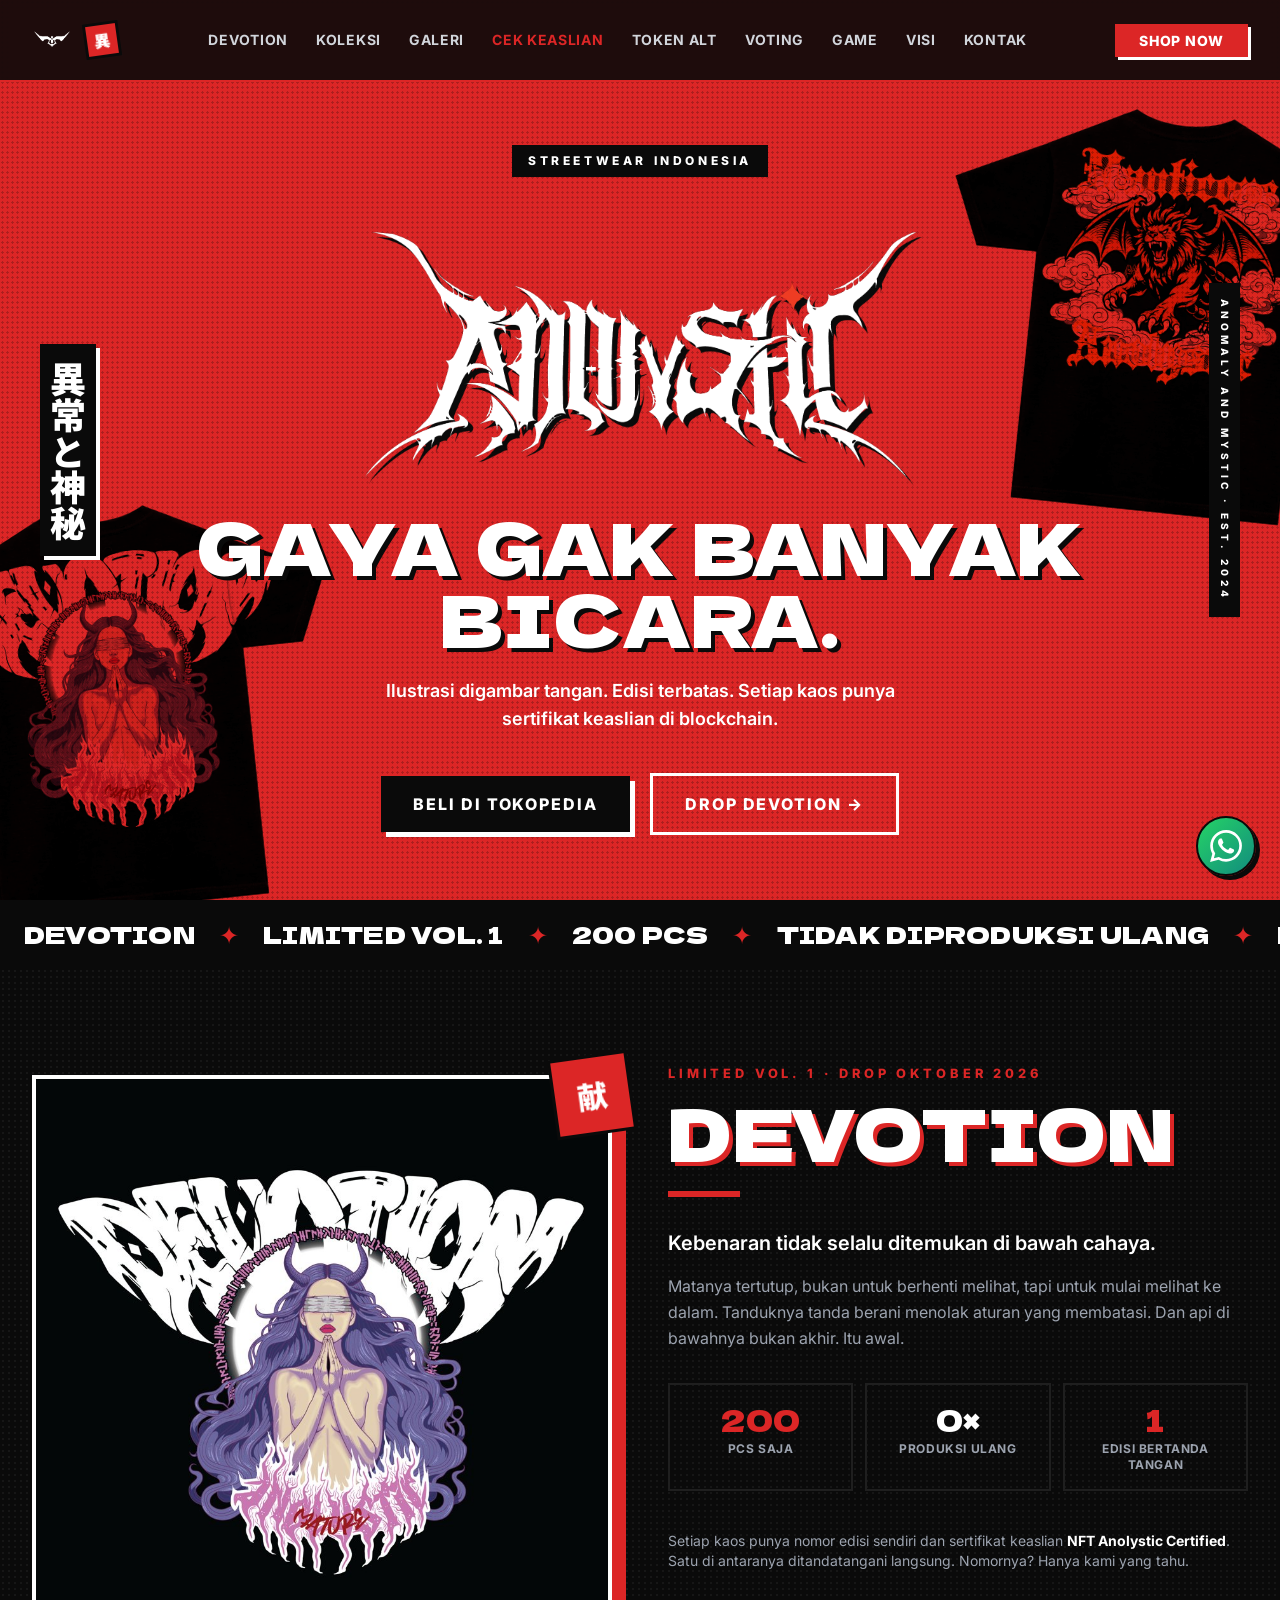
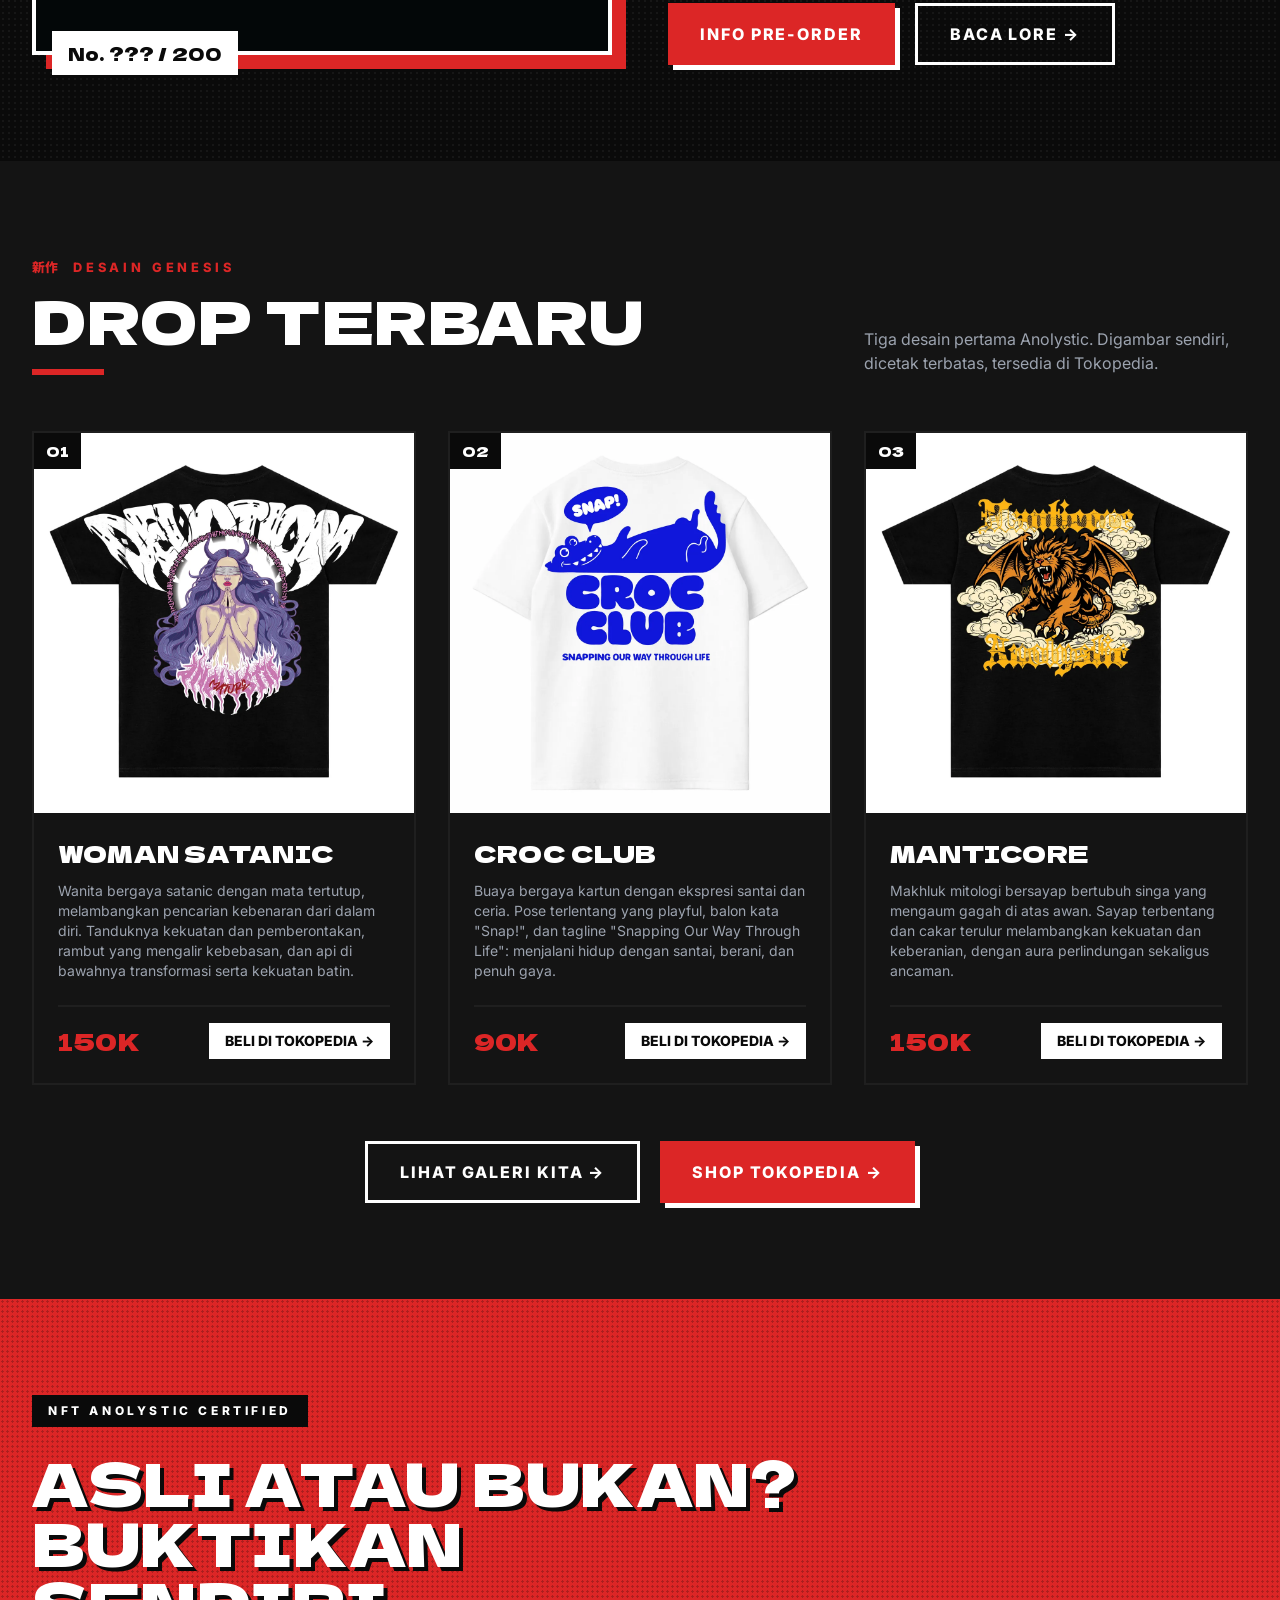
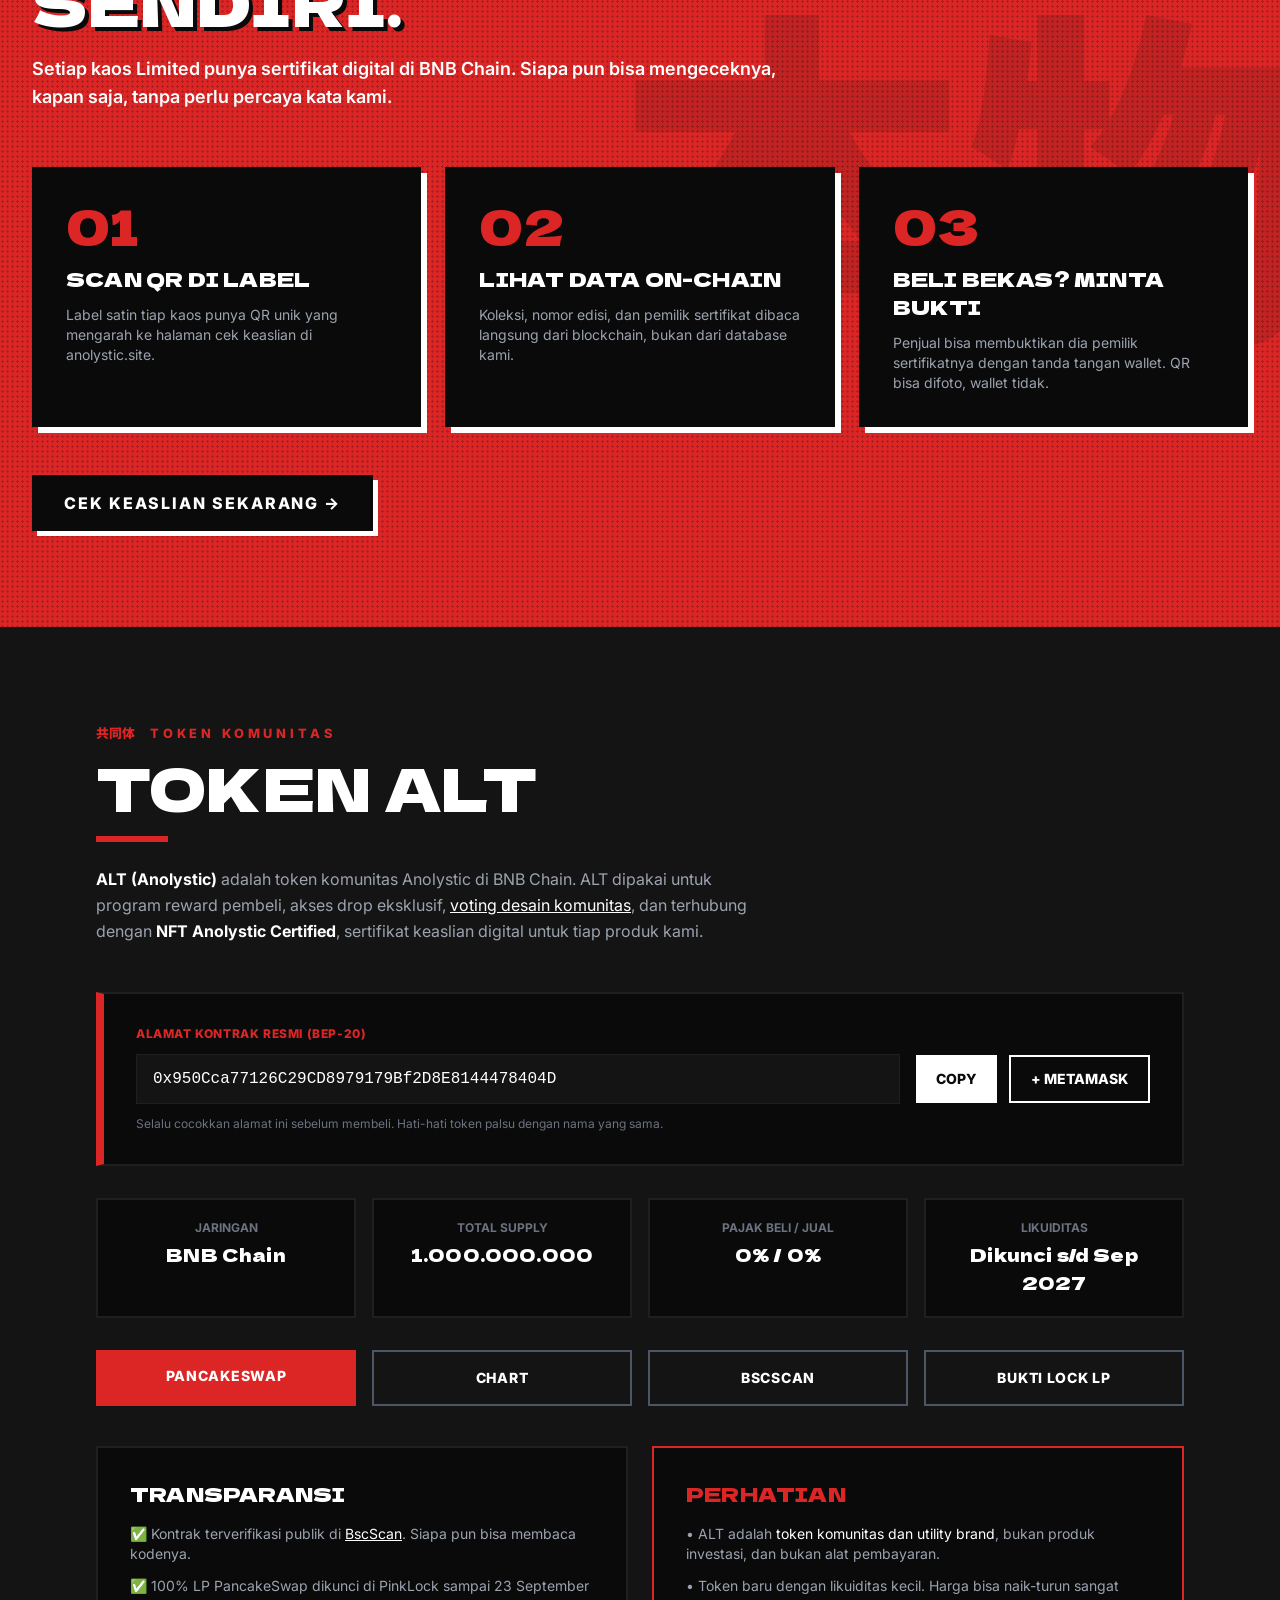
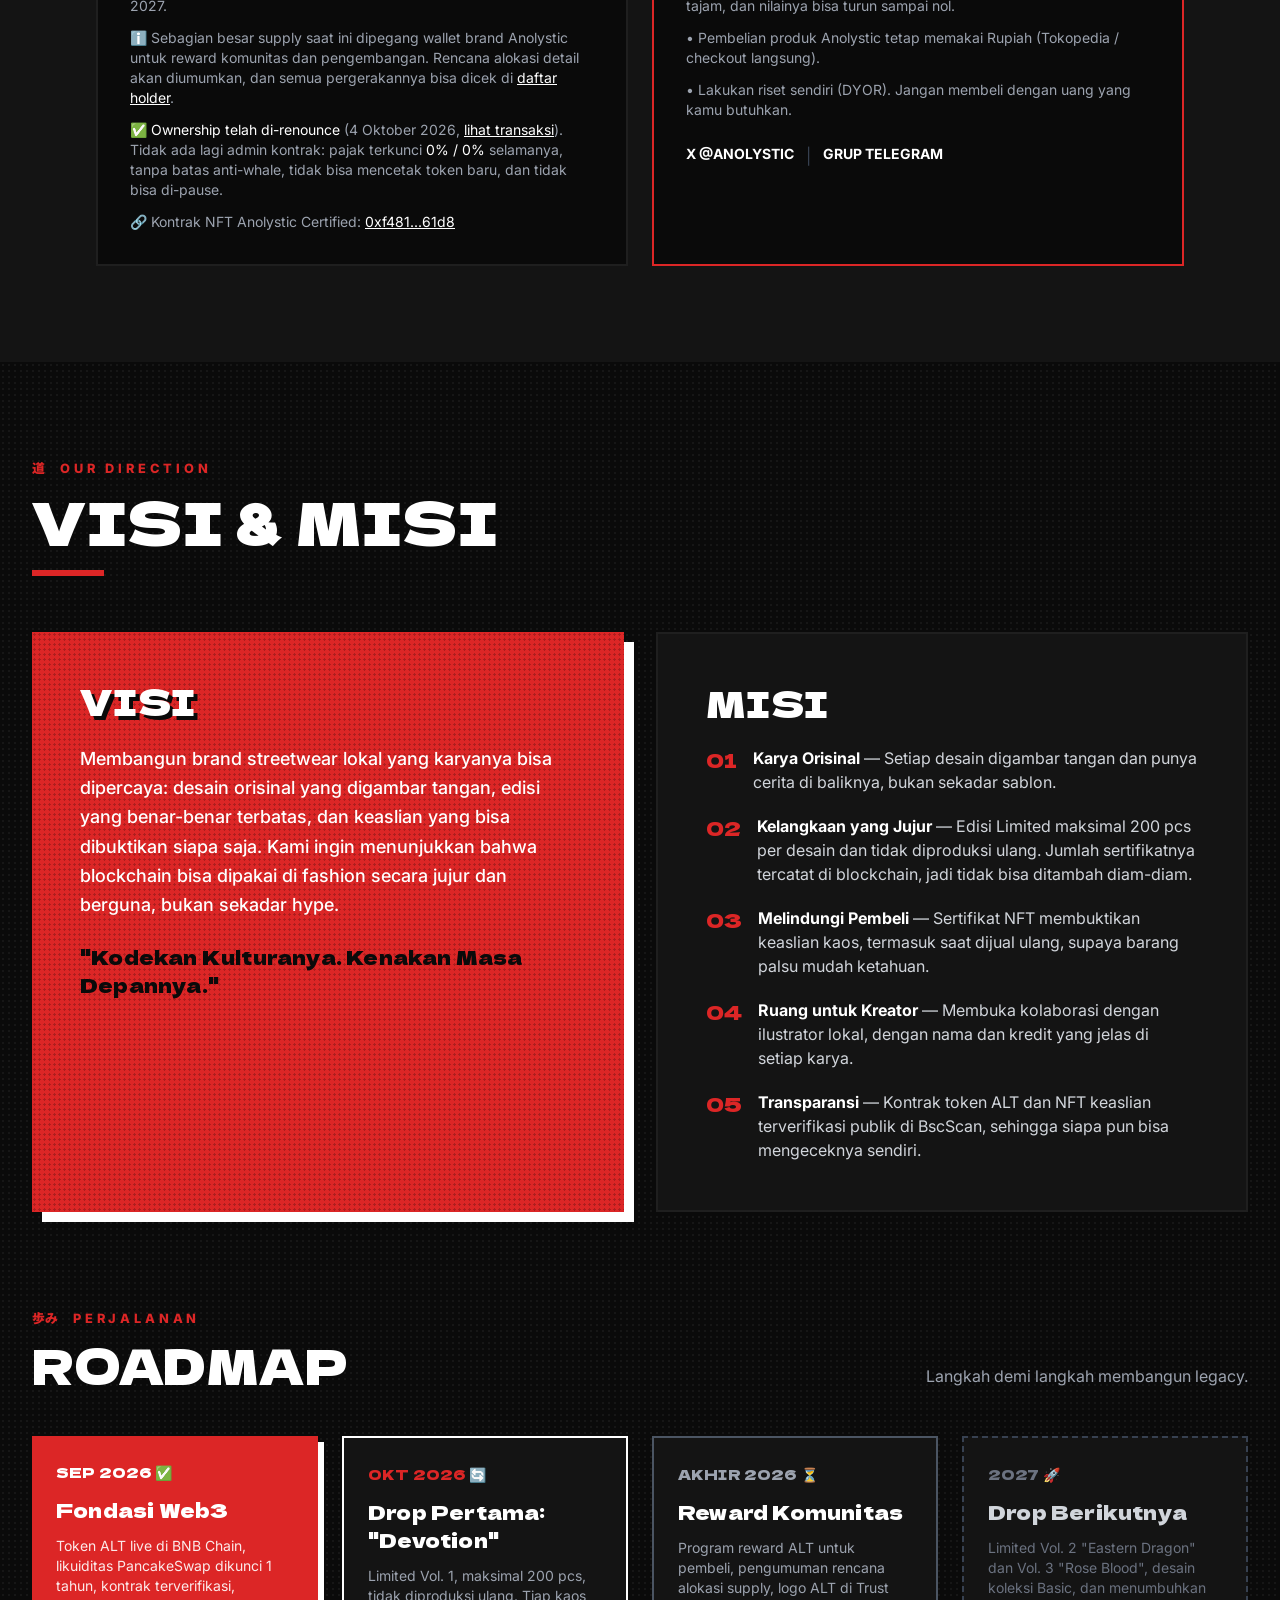
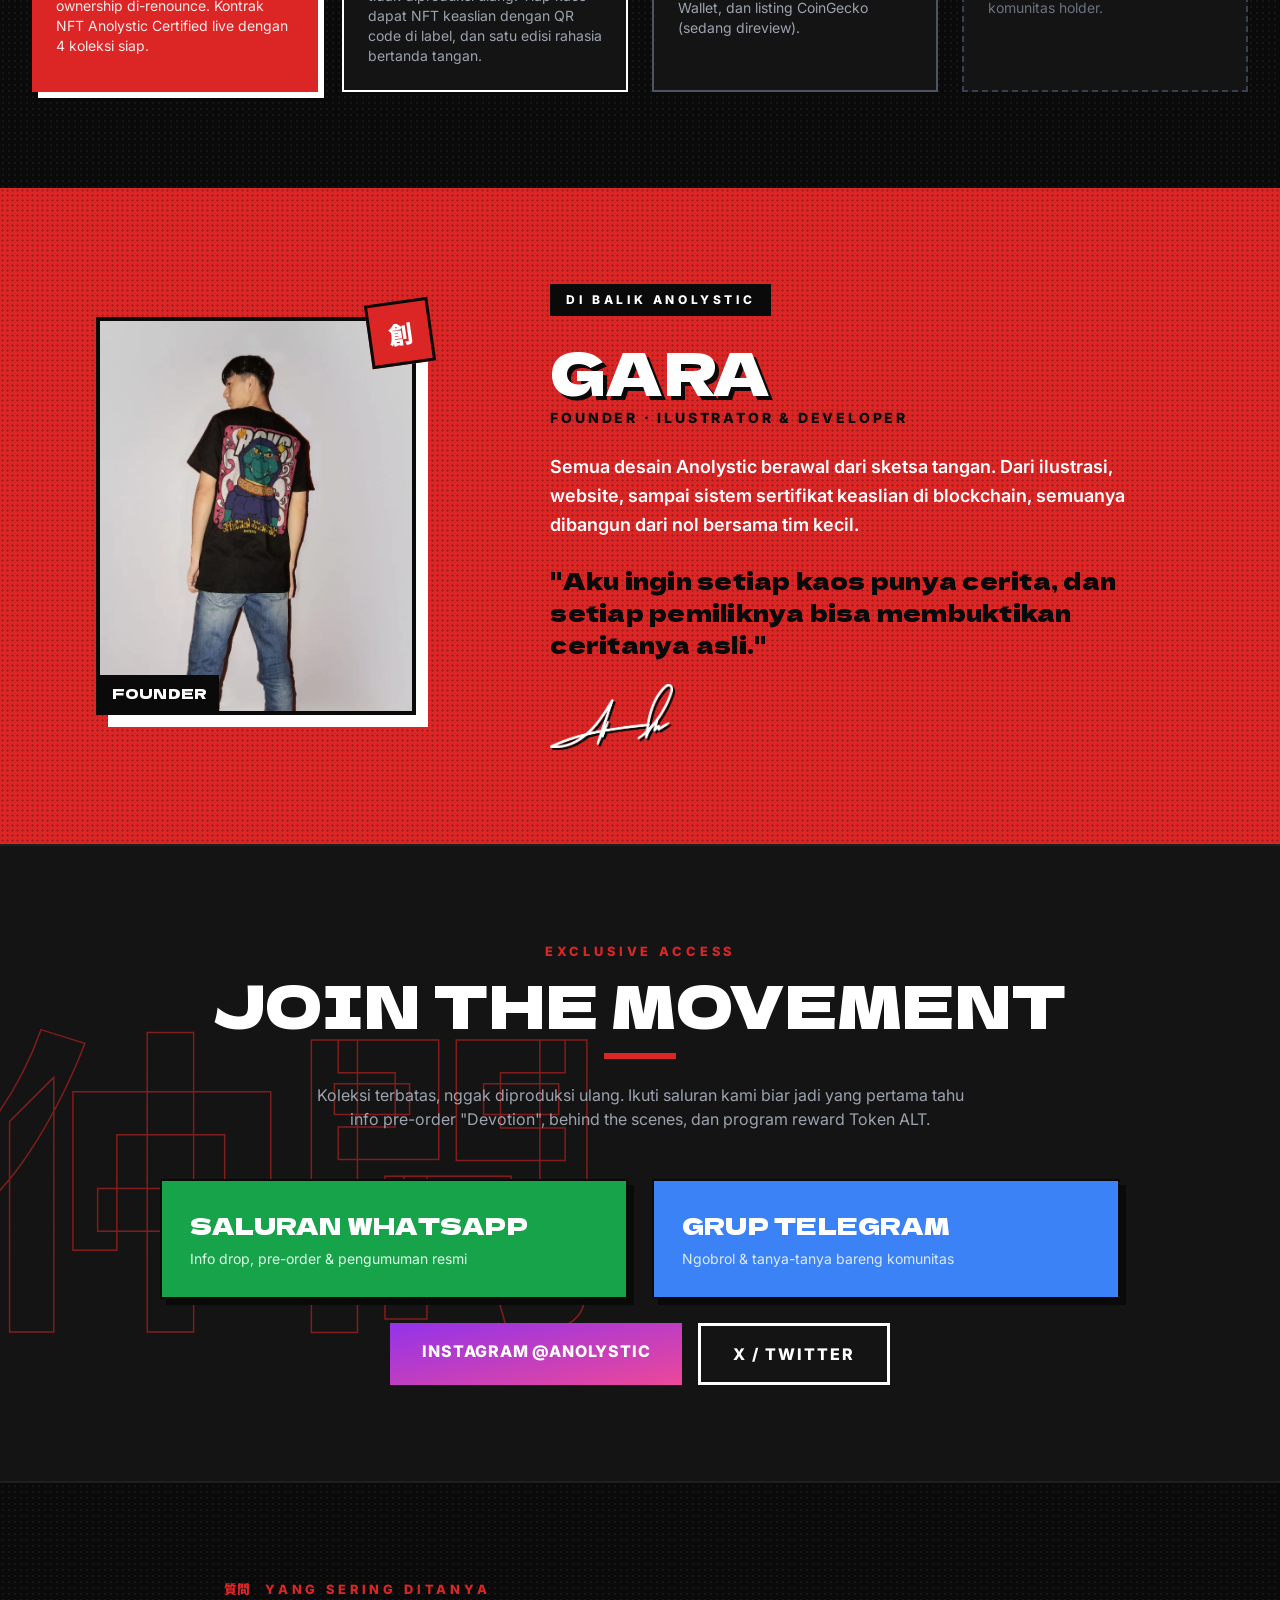
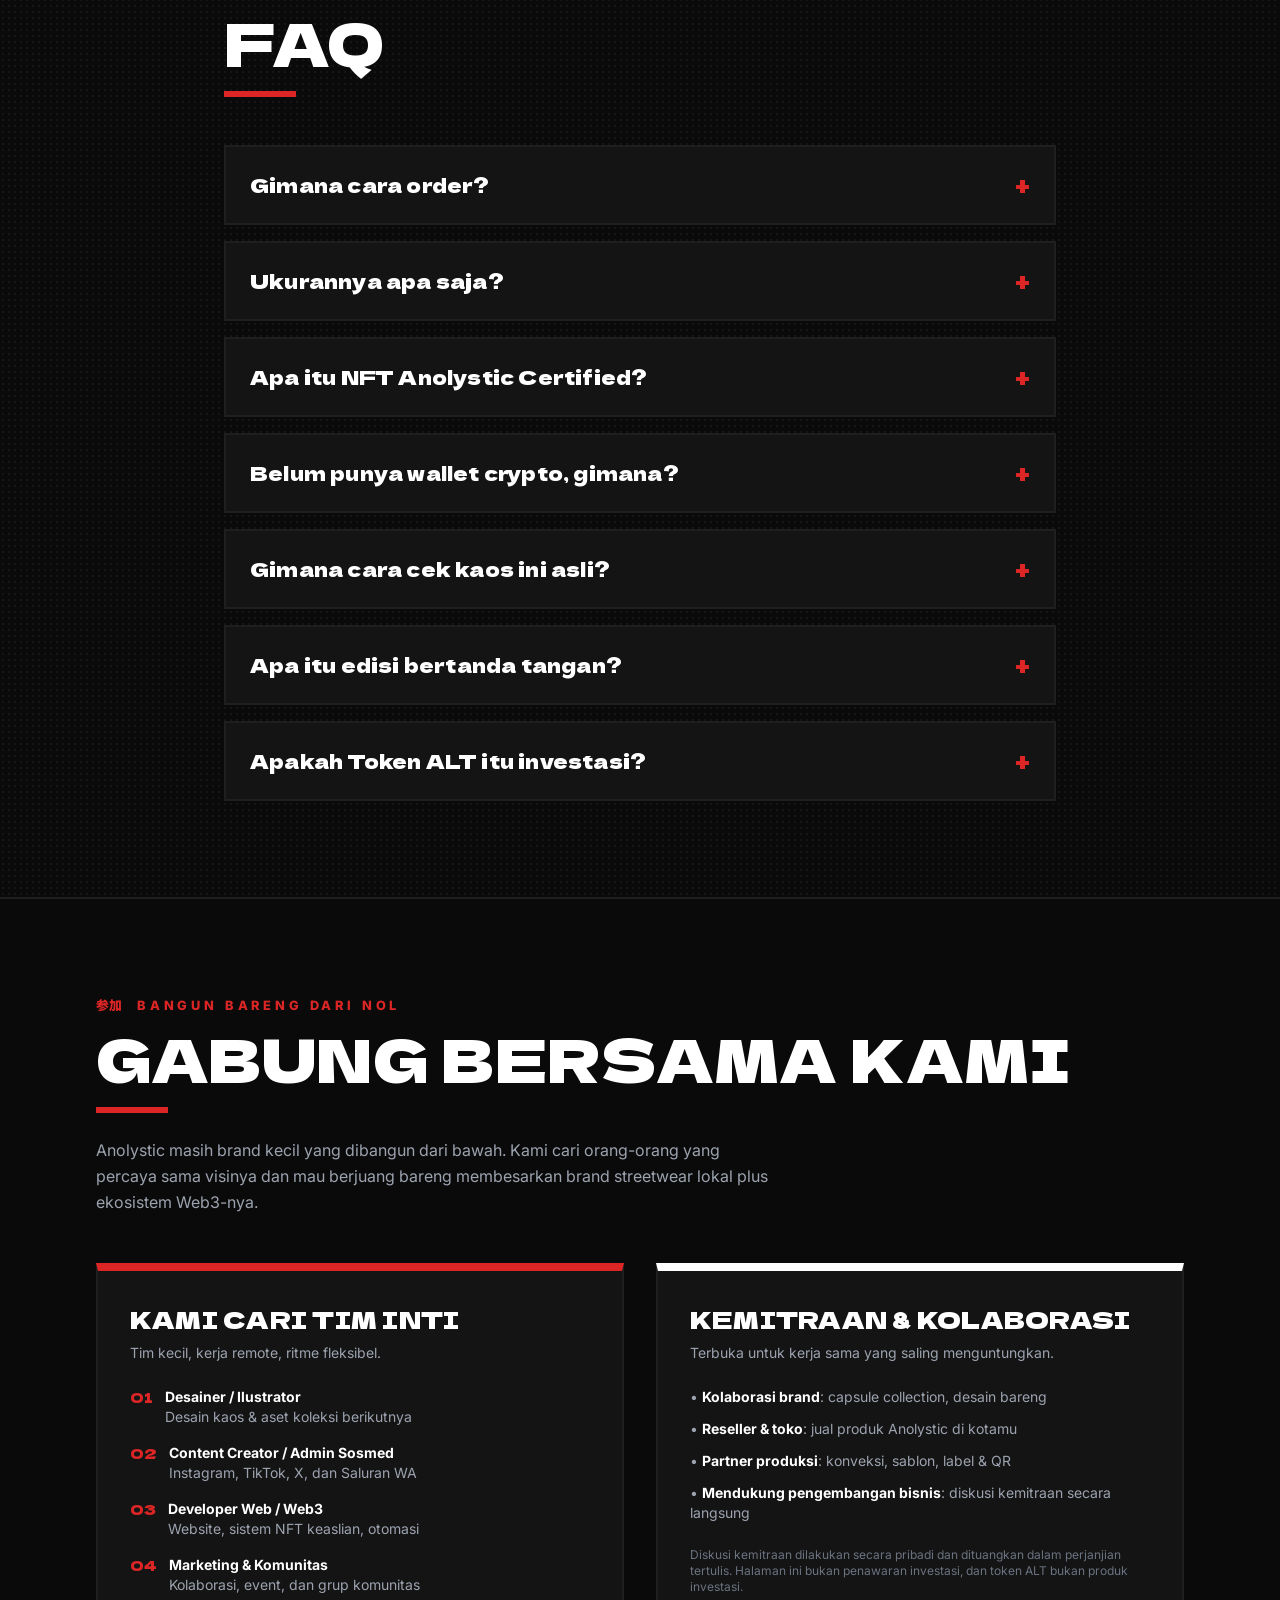
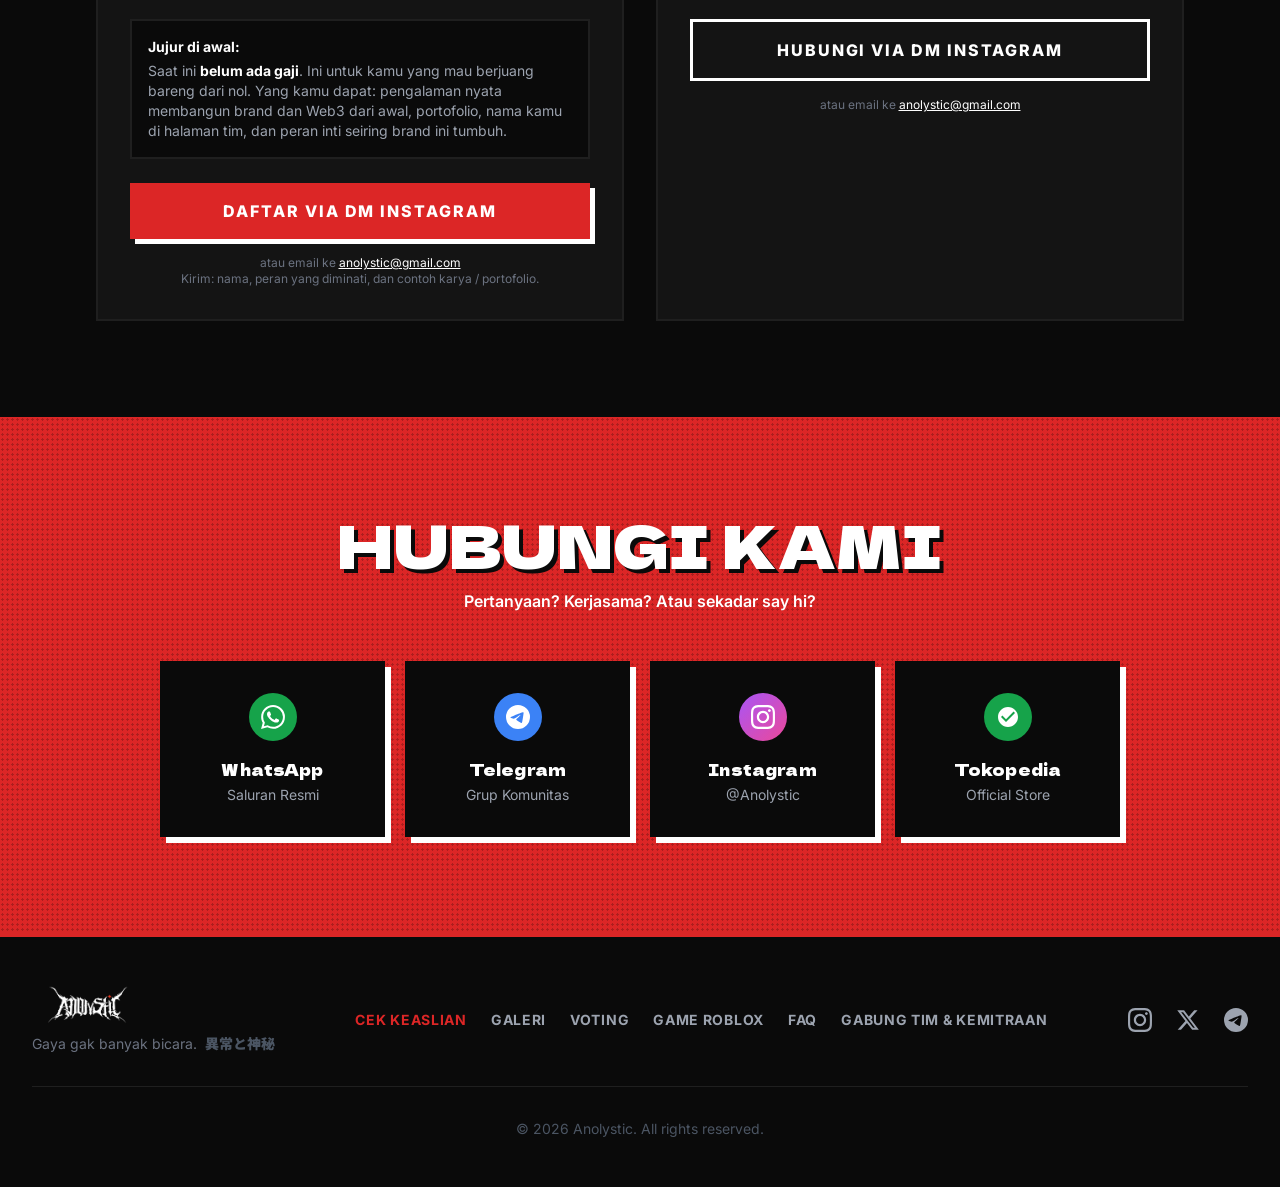
<file: index.html>
<!DOCTYPE html>
<html lang="id">
<head>
    <meta charset="UTF-8">
    <meta name="viewport" content="width=device-width, initial-scale=1.0">
    <title>Anolystic | Streetwear Indonesia</title>
    <meta name="description" content="Anolystic - Gaya gak banyak bicara. Streetwear premium Indonesia dengan sertifikat keaslian NFT dan token komunitas ALT di BNB Chain.">
    <link rel="canonical" href="https://anolystic.site/">
    <meta name="robots" content="index, follow">
    <!-- Favicon - semua ukuran agar Google & browser bisa baca -->
    <link rel="icon" type="image/png" sizes="32x32" href="/favicon.png">
    <link rel="icon" type="image/png" sizes="16x16" href="/favicon.png">
    <link rel="shortcut icon" href="/favicon.png" type="image/png">
    <link rel="apple-touch-icon" sizes="180x180" href="/favicon.png">
    <meta name="msapplication-TileImage" content="/favicon.png">
    <meta name="msapplication-TileColor" content="#0a0a0a">
    <meta name="theme-color" content="#0a0a0a">
    <!-- Open Graph (dipakai Google & sosmed untuk preview logo) -->
    <meta property="og:type" content="website">
    <meta property="og:url" content="https://anolystic.site/">
    <meta property="og:title" content="Anolystic | Streetwear Indonesia">
    <meta property="og:description" content="Gaya gak banyak bicara. Streetwear premium Indonesia.">
    <meta property="og:image" content="https://anolystic.site/images/og-banner.jpg">
    <meta property="og:image:width" content="1200">
    <meta property="og:image:height" content="630">
    <meta name="twitter:card" content="summary_large_image">
    <meta name="twitter:image" content="https://anolystic.site/images/og-banner.jpg">

    <!-- Data terstruktur: membantu Google menampilkan brand & produk di hasil pencarian -->
    <script type="application/ld+json">
    {
        "@context": "https://schema.org",
        "@graph": [
            {
                "@type": "Organization",
                "@id": "https://anolystic.site/#organization",
                "name": "Anolystic",
                "url": "https://anolystic.site/",
                "logo": "https://anolystic.site/favicon.png",
                "slogan": "Gaya gak banyak bicara.",
                "description": "Streetwear Indonesia dengan ilustrasi gambar tangan, edisi terbatas, dan sertifikat keaslian NFT di BNB Chain.",
                "email": "anolystic@gmail.com",
                "sameAs": [
                    "https://instagram.com/Anolystic",
                    "https://x.com/anolystic",
                    "https://tk.tokopedia.com/ZSmwErNLP/"
                ]
            },
            {
                "@type": "WebSite",
                "@id": "https://anolystic.site/#website",
                "url": "https://anolystic.site/",
                "name": "Anolystic",
                "inLanguage": "id-ID",
                "publisher": { "@id": "https://anolystic.site/#organization" }
            },
            {
                "@type": "Product",
                "name": "Kaos Anolystic Woman Satanic",
                "image": "https://anolystic.site/images/woman-satanic.webp",
                "description": "Kaos oversize desain Genesis 01: wanita bergaya satanic dengan mata tertutup, ilustrasi gambar tangan.",
                "brand": { "@id": "https://anolystic.site/#organization" },
                "offers": { "@type": "Offer", "price": "150000", "priceCurrency": "IDR", "url": "https://tk.tokopedia.com/ZSmwErNLP/" }
            },
            {
                "@type": "Product",
                "name": "Kaos Anolystic Croc Club",
                "image": "https://anolystic.site/images/croc-club.webp",
                "description": "Kaos oversize desain Genesis 02: buaya kartun santai dengan tagline Snapping Our Way Through Life.",
                "brand": { "@id": "https://anolystic.site/#organization" },
                "offers": { "@type": "Offer", "price": "90000", "priceCurrency": "IDR", "url": "https://tk.tokopedia.com/ZSmwErNLP/" }
            },
            {
                "@type": "Product",
                "name": "Kaos Anolystic Manticore",
                "image": "https://anolystic.site/images/manticore.webp",
                "description": "Kaos oversize desain Genesis 03: manticore bersayap mengaum di atas awan, ilustrasi gambar tangan.",
                "brand": { "@id": "https://anolystic.site/#organization" },
                "offers": { "@type": "Offer", "price": "150000", "priceCurrency": "IDR", "url": "https://tk.tokopedia.com/ZSmwErNLP/" }
            }
        ]
    }
    </script>

    <!-- Google Fonts: Inter (teks) + Dela Gothic One (judul gaya poster) -->
    <link rel="preconnect" href="https://fonts.googleapis.com">
    <link rel="preconnect" href="https://fonts.gstatic.com" crossorigin>
    <link href="https://fonts.googleapis.com/css2?family=Dela+Gothic+One&family=Noto+Sans+JP:wght@900&family=Inter:wght@300;400;600;700;900&display=swap" rel="stylesheet">

    <style>
        * { scroll-behavior: smooth; }

        body {
            font-family: 'Inter', sans-serif;
            background-color: #0a0a0a;
            color: #ffffff;
            overflow-x: hidden;
        }

        /* Custom Scrollbar */
        ::-webkit-scrollbar { width: 8px; }
        ::-webkit-scrollbar-track { background: #0a0a0a; }
        ::-webkit-scrollbar-thumb { background: #dc2626; }

        /* ── Gaya poster (referensi: poster streetwear Asia merah-hitam) ── */
        .jp { font-family: 'Noto Sans JP', sans-serif; font-weight: 900; }
        .font-display { font-family: 'Dela Gothic One', 'Inter', sans-serif; letter-spacing: 0.01em; }

        /* Latar merah dengan tekstur titik halftone */
        .poster-red { background-color: #dc2626; position: relative; }
        .grain::before {
            content: ""; position: absolute; inset: 0; pointer-events: none; z-index: 1;
            background-image: radial-gradient(rgba(10,10,10,0.22) 1px, transparent 1.3px);
            background-size: 5px 5px;
            mix-blend-mode: multiply;
        }
        .grain-dark::before {
            content: ""; position: absolute; inset: 0; pointer-events: none;
            background-image: radial-gradient(rgba(255,255,255,0.05) 1px, transparent 1.3px);
            background-size: 6px 6px;
        }

        /* Bayangan tinta tebal untuk judul */
        .ink-shadow { text-shadow: 4px 4px 0 #0a0a0a; }
        .ink-shadow-red { text-shadow: 4px 4px 0 #dc2626; }

        /* Kaos (latar putih) menyatu dengan merah → siluet hitam seperti ilustrasi poster */
        .tee-ink { mix-blend-mode: multiply; filter: contrast(1.1); }

        /* Teks kanji vertikal */
        .vertical { writing-mode: vertical-rl; text-orientation: upright; }

        /* Kanji outline besar di belakang judul */
        .kanji-outline { color: transparent; -webkit-text-stroke: 1.5px rgba(220,38,38,0.55); }

        /* Stempel hanko */
        .hanko {
            display: inline-flex; align-items: center; justify-content: center;
            background: #dc2626; color: #fff; border: 3px solid #0a0a0a;
            font-family: 'Noto Sans JP', sans-serif; font-weight: 900; line-height: 1; transform: rotate(-8deg);
        }

        /* Judul section */
        .eyebrow { color: #dc2626; font-weight: 800; letter-spacing: 0.3em; text-transform: uppercase; font-size: 0.8rem; }
        .red-bar { width: 72px; height: 6px; background: #dc2626; }

        /* Tombol gaya cetak (bayangan keras) */
        .btn-ink, .btn-red, .btn-ghost {
            display: inline-flex; align-items: center; justify-content: center; gap: .5rem;
            font-weight: 800; text-transform: uppercase; letter-spacing: 0.12em;
            padding: 1rem 2rem; transition: transform .15s ease, box-shadow .15s ease, background .2s, color .2s;
        }
        .btn-ink { background: #0a0a0a; color: #fff; box-shadow: 5px 5px 0 #ffffff; }
        .btn-ink:hover { transform: translate(-2px,-2px); box-shadow: 7px 7px 0 #ffffff; }
        .btn-red { background: #dc2626; color: #fff; box-shadow: 5px 5px 0 #ffffff; }
        .btn-red:hover { background: #ef4444; transform: translate(-2px,-2px); box-shadow: 7px 7px 0 #ffffff; }
        .btn-ghost { border: 3px solid #fff; color: #fff; }
        .btn-ghost:hover { background: #fff; color: #0a0a0a; }

        /* Kartu gaya zine */
        .ink-card {
            background: #141414; border: 2px solid #1f1f1f;
            transition: transform .2s ease, box-shadow .2s ease, border-color .2s ease;
        }
        .ink-card:hover { transform: translate(-4px,-4px); box-shadow: 8px 8px 0 #dc2626; border-color: #dc2626; }

        /* Pita berjalan */
        @keyframes marquee { from { transform: translateX(0); } to { transform: translateX(-50%); } }
        .marquee-track { display: flex; width: max-content; animation: marquee 28s linear infinite; }

        /* Animasi muncul */
        @keyframes fadeInUp { from { opacity: 0; transform: translateY(30px); } to { opacity: 1; transform: translateY(0); } }
        .animate-fade-in-up { animation: fadeInUp 0.8s ease-out forwards; }
        .animate-delay-100 { animation-delay: 0.1s; }
        .animate-delay-200 { animation-delay: 0.2s; }
        .animate-delay-300 { animation-delay: 0.3s; }

        @media (prefers-reduced-motion: reduce) {
            .marquee-track { animation: none; }
            * { scroll-behavior: auto; }
        }

        /* Tombol Saluran WhatsApp melayang */
        .wa-float {
            position: fixed; bottom: 24px; right: 24px; z-index: 9999;
            width: 60px; height: 60px; border-radius: 50%;
            display: flex; align-items: center; justify-content: center; color: #fff;
            background: linear-gradient(135deg, #25D366 0%, #128C7E 100%);
            box-shadow: 4px 4px 0 #0a0a0a; border: 2px solid #0a0a0a;
            transition: transform .2s ease;
        }
        .wa-float:hover { transform: scale(1.08); }

        /* FAQ */
        .faq-item summary { list-style: none; }
        .faq-item summary::-webkit-details-marker { display: none; }
        .faq-item .faq-icon { transition: transform .2s ease; }
        .faq-item[open] .faq-icon { transform: rotate(45deg); }
        .faq-item summary:hover { color: #ef4444; }
    </style>
    <!-- CSS Tailwind yang sudah jadi, dimuat SETELAH <style> agar urutannya sama seperti Tailwind CDN dulu (lihat PANDUAN_WEBSITE.txt) -->
    <link rel="stylesheet" href="css/style.css">
</head>
<body>
    <!-- Navigation -->
    <nav class="fixed w-full z-50 transition-all duration-300 bg-anol-black/90 backdrop-blur border-b-2 border-anol-red" id="navbar">
        <div class="max-w-7xl mx-auto px-4 sm:px-6 lg:px-8">
            <div class="flex justify-between items-center h-20">
                <!-- Logo -->
                <a href="#home" class="flex items-center gap-3 flex-shrink-0">
                    <img src="images/logo-simple.png" alt="Anolystic" class="h-8 md:h-10 w-auto">
                    <span class="hanko hidden sm:inline-flex w-9 h-9 text-base">異</span>
                </a>

                <!-- Desktop Menu -->
                <div class="hidden lg:flex items-center space-x-4 xl:space-x-7 whitespace-nowrap">
                    <a href="#drop" class="text-gray-300 hover:text-anol-red transition-colors text-sm font-bold uppercase tracking-wider">Devotion</a>
                    <a href="#koleksi" class="text-gray-300 hover:text-anol-red transition-colors text-sm font-bold uppercase tracking-wider">Koleksi</a>
                    <a href="koleksi-nft.html" class="text-gray-300 hover:text-anol-red transition-colors text-sm font-bold uppercase tracking-wider">Galeri</a>
                    <a href="verifikasi.html" class="text-anol-red hover:text-white transition-colors text-sm font-bold uppercase tracking-wider">Cek Keaslian</a>
                    <a href="#token" class="text-gray-300 hover:text-anol-red transition-colors text-sm font-bold uppercase tracking-wider">Token ALT</a>
                    <a href="voting.html" class="text-gray-300 hover:text-anol-red transition-colors text-sm font-bold uppercase tracking-wider">Voting</a>
                    <a href="mystic-streets.html" class="text-gray-300 hover:text-anol-red transition-colors text-sm font-bold uppercase tracking-wider">Game</a>
                    <a href="#visi-misi" class="text-gray-300 hover:text-anol-red transition-colors text-sm font-bold uppercase tracking-wider">Visi</a>
                    <a href="#kontak" class="text-gray-300 hover:text-anol-red transition-colors text-sm font-bold uppercase tracking-wider">Kontak</a>
                </div>

                <!-- CTA Button -->
                <div class="hidden lg:block">
                    <a href="https://tk.tokopedia.com/ZSmwErNLP/" target="_blank" rel="noopener"
                       class="bg-anol-red hover:bg-anol-red-light text-white px-6 py-2 text-sm font-extrabold uppercase tracking-wider transition-all" style="box-shadow:3px 3px 0 #fff">
                        Shop Now
                    </a>
                </div>

                <!-- Mobile Menu Button -->
                <div class="lg:hidden">
                    <button id="mobile-menu-btn" class="text-white hover:text-anol-red p-2" aria-label="Buka menu">
                        <svg class="w-7 h-7" fill="none" stroke="currentColor" viewBox="0 0 24 24">
                            <path stroke-linecap="round" stroke-linejoin="round" stroke-width="2.5" d="M4 6h16M4 12h16M4 18h16"/>
                        </svg>
                    </button>
                </div>
            </div>
        </div>

        <!-- Mobile Menu -->
        <div id="mobile-menu" class="hidden lg:hidden bg-anol-black border-t border-anol-gray">
            <div class="px-4 pt-2 pb-6 space-y-1 font-bold uppercase tracking-wider text-sm">
                <a href="#drop" class="block px-3 py-3 text-gray-300 hover:text-white hover:bg-anol-gray">Devotion</a>
                <a href="#koleksi" class="block px-3 py-3 text-gray-300 hover:text-white hover:bg-anol-gray">Koleksi</a>
                <a href="koleksi-nft.html" class="block px-3 py-3 text-gray-300 hover:text-white hover:bg-anol-gray">Galeri</a>
                <a href="verifikasi.html" class="block px-3 py-3 text-anol-red hover:bg-anol-gray">Cek Keaslian</a>
                <a href="#token" class="block px-3 py-3 text-gray-300 hover:text-white hover:bg-anol-gray">Token ALT</a>
                <a href="voting.html" class="block px-3 py-3 text-gray-300 hover:text-white hover:bg-anol-gray">Voting Komunitas</a>
                <a href="mystic-streets.html" class="block px-3 py-3 text-gray-300 hover:text-white hover:bg-anol-gray">Game Roblox</a>
                <a href="#visi-misi" class="block px-3 py-3 text-gray-300 hover:text-white hover:bg-anol-gray">Visi & Misi</a>
                <a href="#faq" class="block px-3 py-3 text-gray-300 hover:text-white hover:bg-anol-gray">FAQ</a>
                <a href="#kontak" class="block px-3 py-3 text-gray-300 hover:text-white hover:bg-anol-gray">Kontak</a>
                <a href="https://tk.tokopedia.com/ZSmwErNLP/" target="_blank" rel="noopener" class="block px-3 py-3 text-anol-red">Shop Now →</a>
            </div>
        </div>
    </nav>

    <!-- ═══ HERO: poster merah ═══ -->
    <section id="home" class="poster-red grain relative min-h-screen flex items-center justify-center overflow-hidden pt-20">
        <!-- Ilustrasi kaos di kiri & kanan (seperti figur di poster referensi) -->
        <img src="images/woman-satanic.webp" alt="" aria-hidden="true"
             class="tee-ink absolute z-0 -left-[18%] sm:-left-[10%] bottom-[-6%] w-[70vw] sm:w-[48vw] lg:w-[38vw] max-w-[640px] -rotate-6 pointer-events-none select-none">
        <img src="images/manticore.webp" alt="" aria-hidden="true"
             class="tee-ink absolute z-0 -right-[18%] sm:-right-[10%] top-[8%] w-[70vw] sm:w-[48vw] lg:w-[38vw] max-w-[640px] rotate-6 pointer-events-none select-none">

        <!-- Kanji vertikal: Anomaly and Mystic -->
        <div class="hidden md:block absolute left-6 lg:left-10 top-1/2 -translate-y-1/2 z-10 jp bg-anol-black text-white text-3xl lg:text-4xl px-2 py-4 vertical select-none" style="box-shadow: 4px 4px 0 #fff;" aria-hidden="true">異常と神秘</div>
        <div class="hidden md:block absolute right-6 lg:right-10 top-1/2 -translate-y-1/2 z-10 bg-anol-black text-white font-extrabold tracking-[0.4em] uppercase text-[10px] px-2 py-4" style="writing-mode: vertical-rl;" aria-hidden="true">Anomaly and Mystic · Est. 2024</div>

        <div class="relative z-10 max-w-5xl mx-auto px-4 sm:px-6 lg:px-8 text-center">
            <div class="animate-fade-in-up">
                <p class="inline-block bg-anol-black text-white font-extrabold tracking-[0.3em] uppercase text-xs px-4 py-2 mb-6">Streetwear Indonesia</p>

                <div class="my-4 w-full flex justify-center">
                    <img src="images/logo-full.png" alt="Anolystic"
                         class="w-full max-w-sm md:max-w-2xl lg:max-w-3xl h-auto object-contain mx-auto"
                         style="display:block; filter: drop-shadow(5px 5px 0 #0a0a0a);">
                </div>

                <h1 class="font-display text-white ink-shadow text-4xl sm:text-5xl md:text-7xl leading-tight mt-2">
                    GAYA GAK<br class="sm:hidden"> BANYAK BICARA.
                </h1>
                <p class="text-white font-semibold text-base md:text-lg max-w-xl mx-auto mt-6 mb-10">
                    Ilustrasi digambar tangan. Edisi terbatas. Setiap kaos punya sertifikat keaslian di blockchain.
                </p>

                <div class="flex flex-col sm:flex-row gap-5 justify-center items-center">
                    <a href="https://tk.tokopedia.com/ZSmwErNLP/" target="_blank" rel="noopener" class="btn-ink w-full sm:w-auto">
                        Beli di Tokopedia
                    </a>
                    <a href="#drop" class="btn-ghost w-full sm:w-auto">
                        Drop Devotion →
                    </a>
                </div>
            </div>
        </div>
    </section>

    <!-- Pita berjalan -->
    <div class="bg-anol-black border-y-2 border-anol-black overflow-hidden py-4" aria-hidden="true">
        <div class="marquee-track font-display text-xl md:text-2xl text-white whitespace-nowrap">
            <span class="px-6">DEVOTION</span><span class="text-anol-red">✦</span>
            <span class="px-6">LIMITED VOL. 1</span><span class="text-anol-red">✦</span>
            <span class="px-6">200 PCS</span><span class="text-anol-red">✦</span>
            <span class="px-6">TIDAK DIPRODUKSI ULANG</span><span class="text-anol-red">✦</span>
            <span class="px-6">NFT ANOLYSTIC CERTIFIED</span><span class="text-anol-red">✦</span>
            <span class="px-6 jp">異常と神秘</span><span class="text-anol-red">✦</span>
            <span class="px-6">DEVOTION</span><span class="text-anol-red">✦</span>
            <span class="px-6">LIMITED VOL. 1</span><span class="text-anol-red">✦</span>
            <span class="px-6">200 PCS</span><span class="text-anol-red">✦</span>
            <span class="px-6">TIDAK DIPRODUKSI ULANG</span><span class="text-anol-red">✦</span>
            <span class="px-6">NFT ANOLYSTIC CERTIFIED</span><span class="text-anol-red">✦</span>
            <span class="px-6 jp">異常と神秘</span><span class="text-anol-red">✦</span>
        </div>
    </div>

    <!-- ═══ DROP: DEVOTION ═══ -->
    <section id="drop" class="py-24 bg-anol-black grain-dark relative overflow-hidden">
        <div class="max-w-7xl mx-auto px-4 sm:px-6 lg:px-8 relative z-10">
            <div class="grid grid-cols-1 lg:grid-cols-2 gap-14 items-center">
                <!-- Gambar -->
                <div class="relative animate-fade-in-up">
                    <div class="relative border-4 border-white" style="box-shadow: 14px 14px 0 #dc2626;">
                        <img src="images/nft-devotion.jpg" alt="Devotion - Anolystic Limited Vol. 1" class="w-full h-auto block">
                    </div>
                    <span class="hanko absolute -top-5 -right-3 md:-right-5 w-20 h-20 text-3xl">献</span>
                    <div class="absolute -bottom-5 left-5 bg-white text-anol-black font-display text-lg px-4 py-2">No. ??? / 200</div>
                </div>

                <!-- Cerita -->
                <div class="relative animate-fade-in-up animate-delay-100">

                    <p class="eyebrow mb-3">Limited Vol. 1 · Drop Oktober 2026</p>
                    <h2 class="font-display text-5xl sm:text-6xl xl:text-7xl ink-shadow-red mb-6">DEVOTION</h2>
                    <div class="red-bar mb-8"></div>
                    <p class="text-xl text-white font-semibold mb-4">Kebenaran tidak selalu ditemukan di bawah cahaya.</p>
                    <p class="text-gray-400 leading-relaxed mb-8">
                        Matanya tertutup, bukan untuk berhenti melihat, tapi untuk mulai melihat ke dalam.
                        Tanduknya tanda berani menolak aturan yang membatasi. Dan api di bawahnya bukan akhir. Itu awal.
                    </p>

                    <div class="grid grid-cols-3 gap-3 mb-10">
                        <div class="border-2 border-anol-gray p-4 text-center">
                            <p class="font-display text-3xl text-anol-red">200</p>
                            <p class="text-xs text-gray-400 uppercase font-bold tracking-wider mt-1">pcs saja</p>
                        </div>
                        <div class="border-2 border-anol-gray p-4 text-center">
                            <p class="font-display text-3xl text-white">0×</p>
                            <p class="text-xs text-gray-400 uppercase font-bold tracking-wider mt-1">produksi ulang</p>
                        </div>
                        <div class="border-2 border-anol-gray p-4 text-center">
                            <p class="font-display text-3xl text-anol-red">1</p>
                            <p class="text-xs text-gray-400 uppercase font-bold tracking-wider mt-1">edisi bertanda tangan</p>
                        </div>
                    </div>

                    <p class="text-gray-400 text-sm mb-8">
                        Setiap kaos punya nomor edisi sendiri dan sertifikat keaslian <span class="text-white font-bold">NFT Anolystic Certified</span>.
                        Satu di antaranya ditandatangani langsung. Nomornya? Hanya kami yang tahu.
                    </p>

                    <div class="flex flex-col sm:flex-row gap-5">
                        <a href="https://whatsapp.com/channel/0029VbBKjevAYlUJnYUWL13u" target="_blank" rel="noopener" class="btn-red">
                            Info Pre-Order
                        </a>
                        <a href="koleksi-nft.html" class="btn-ghost">
                            Baca Lore →
                        </a>
                    </div>
                </div>
            </div>
        </div>
    </section>

    <!-- ═══ KOLEKSI GENESIS ═══ -->
    <section id="koleksi" class="py-24 bg-anol-dark relative overflow-hidden">
        <div class="max-w-7xl mx-auto px-4 sm:px-6 lg:px-8">
            <div class="flex flex-col md:flex-row md:items-end md:justify-between gap-6 mb-14 animate-fade-in-up">
                <div>
                    <p class="eyebrow mb-3"><span class="jp tracking-normal mr-2">新作</span> Desain Genesis</p>
                    <h2 class="font-display text-4xl md:text-6xl">DROP TERBARU</h2>
                    <div class="red-bar mt-5"></div>
                </div>
                <p class="text-gray-400 max-w-sm">Tiga desain pertama Anolystic. Digambar sendiri, dicetak terbatas, tersedia di Tokopedia.</p>
            </div>

            <div class="grid grid-cols-1 md:grid-cols-2 lg:grid-cols-3 gap-8">
                <!-- Product 1 -->
                <article class="ink-card group animate-fade-in-up animate-delay-100 flex flex-col">
                    <div class="aspect-square relative overflow-hidden bg-white">
                        <img src="images/woman-satanic.webp" alt="Woman Satanic" class="w-full h-full object-cover transition-transform duration-500 group-hover:scale-105" loading="lazy">
                        <span class="absolute top-0 left-0 bg-anol-black text-white font-display text-sm px-3 py-2">01</span>
                    </div>
                    <div class="p-6 flex flex-col flex-1">
                        <h3 class="font-display text-2xl mb-3">WOMAN SATANIC</h3>
                        <p class="text-gray-400 text-sm mb-6 flex-1">Wanita bergaya satanic dengan mata tertutup, melambangkan pencarian kebenaran dari dalam diri. Tanduknya kekuatan dan pemberontakan, rambut yang mengalir kebebasan, dan api di bawahnya transformasi serta kekuatan batin.</p>
                        <div class="flex justify-between items-center border-t-2 border-anol-gray pt-4">
                            <span class="font-display text-anol-red text-2xl">150K</span>
                            <a href="https://tk.tokopedia.com/ZSmwErNLP/" target="_blank" rel="noopener" class="bg-white text-anol-black hover:bg-anol-red hover:text-white px-4 py-2 text-sm font-extrabold uppercase transition-colors">
                                Beli di Tokopedia →
                            </a>
                        </div>
                    </div>
                </article>

                <!-- Product 2 -->
                <article class="ink-card group animate-fade-in-up animate-delay-200 flex flex-col">
                    <div class="aspect-square relative overflow-hidden bg-white">
                        <img src="images/croc-club.webp" alt="Croc Club" class="w-full h-full object-cover transition-transform duration-500 group-hover:scale-105" loading="lazy">
                        <span class="absolute top-0 left-0 bg-anol-black text-white font-display text-sm px-3 py-2">02</span>
                    </div>
                    <div class="p-6 flex flex-col flex-1">
                        <h3 class="font-display text-2xl mb-3">CROC CLUB</h3>
                        <p class="text-gray-400 text-sm mb-6 flex-1">Buaya bergaya kartun dengan ekspresi santai dan ceria. Pose terlentang yang playful, balon kata "Snap!", dan tagline "Snapping Our Way Through Life": menjalani hidup dengan santai, berani, dan penuh gaya.</p>
                        <div class="flex justify-between items-center border-t-2 border-anol-gray pt-4">
                            <span class="font-display text-anol-red text-2xl">90K</span>
                            <a href="https://tk.tokopedia.com/ZSmwErNLP/" target="_blank" rel="noopener" class="bg-white text-anol-black hover:bg-anol-red hover:text-white px-4 py-2 text-sm font-extrabold uppercase transition-colors">
                                Beli di Tokopedia →
                            </a>
                        </div>
                    </div>
                </article>

                <!-- Product 3 -->
                <article class="ink-card group animate-fade-in-up animate-delay-300 flex flex-col">
                    <div class="aspect-square relative overflow-hidden bg-white">
                        <img src="images/manticore.webp" alt="Manticore" class="w-full h-full object-cover transition-transform duration-500 group-hover:scale-105" loading="lazy">
                        <span class="absolute top-0 left-0 bg-anol-black text-white font-display text-sm px-3 py-2">03</span>
                    </div>
                    <div class="p-6 flex flex-col flex-1">
                        <h3 class="font-display text-2xl mb-3">MANTICORE</h3>
                        <p class="text-gray-400 text-sm mb-6 flex-1">Makhluk mitologi bersayap bertubuh singa yang mengaum gagah di atas awan. Sayap terbentang dan cakar terulur melambangkan kekuatan dan keberanian, dengan aura perlindungan sekaligus ancaman.</p>
                        <div class="flex justify-between items-center border-t-2 border-anol-gray pt-4">
                            <span class="font-display text-anol-red text-2xl">150K</span>
                            <a href="https://tk.tokopedia.com/ZSmwErNLP/" target="_blank" rel="noopener" class="bg-white text-anol-black hover:bg-anol-red hover:text-white px-4 py-2 text-sm font-extrabold uppercase transition-colors">
                                Beli di Tokopedia →
                            </a>
                        </div>
                    </div>
                </article>
            </div>

            <div class="text-center mt-14 flex flex-col sm:flex-row justify-center gap-5">
                <a href="koleksi-nft.html" class="btn-ghost">Lihat Galeri Kita →</a>
                <a href="https://tk.tokopedia.com/ZSmwErNLP/" target="_blank" rel="noopener" class="btn-red">Shop Tokopedia →</a>
            </div>
        </div>
    </section>

    <!-- ═══ KEASLIAN: banner merah ═══ -->
    <section id="keaslian" class="poster-red grain relative overflow-hidden py-24">
        <div class="absolute -right-10 top-1/2 -translate-y-1/2 jp text-[16rem] md:text-[22rem] leading-none text-anol-black opacity-[0.12] select-none pointer-events-none z-0" aria-hidden="true">本物</div>
        <div class="max-w-7xl mx-auto px-4 sm:px-6 lg:px-8 relative z-10">
            <div class="max-w-3xl mb-14 animate-fade-in-up">
                <p class="inline-block bg-anol-black text-white font-extrabold tracking-[0.3em] uppercase text-xs px-4 py-2 mb-6">NFT Anolystic Certified</p>
                <h2 class="font-display text-4xl md:text-6xl text-white ink-shadow leading-tight">ASLI ATAU BUKAN?<br>BUKTIKAN SENDIRI.</h2>
                <p class="text-white font-semibold text-lg mt-6">Setiap kaos Limited punya sertifikat digital di BNB Chain. Siapa pun bisa mengeceknya, kapan saja, tanpa perlu percaya kata kami.</p>
            </div>

            <div class="grid grid-cols-1 md:grid-cols-3 gap-6 mb-12">
                <div class="bg-anol-black p-8 border-2 border-anol-black animate-fade-in-up" style="box-shadow: 6px 6px 0 #fff;">
                    <p class="font-display text-5xl text-anol-red mb-4">01</p>
                    <h3 class="font-display text-xl mb-3">SCAN QR DI LABEL</h3>
                    <p class="text-gray-400 text-sm">Label satin tiap kaos punya QR unik yang mengarah ke halaman cek keaslian di anolystic.site.</p>
                </div>
                <div class="bg-anol-black p-8 border-2 border-anol-black animate-fade-in-up animate-delay-100" style="box-shadow: 6px 6px 0 #fff;">
                    <p class="font-display text-5xl text-anol-red mb-4">02</p>
                    <h3 class="font-display text-xl mb-3">LIHAT DATA ON-CHAIN</h3>
                    <p class="text-gray-400 text-sm">Koleksi, nomor edisi, dan pemilik sertifikat dibaca langsung dari blockchain, bukan dari database kami.</p>
                </div>
                <div class="bg-anol-black p-8 border-2 border-anol-black animate-fade-in-up animate-delay-200" style="box-shadow: 6px 6px 0 #fff;">
                    <p class="font-display text-5xl text-anol-red mb-4">03</p>
                    <h3 class="font-display text-xl mb-3">BELI BEKAS? MINTA BUKTI</h3>
                    <p class="text-gray-400 text-sm">Penjual bisa membuktikan dia pemilik sertifikatnya dengan tanda tangan wallet. QR bisa difoto, wallet tidak.</p>
                </div>
            </div>

            <a href="verifikasi.html" class="btn-ink">Cek Keaslian Sekarang →</a>
        </div>
    </section>

    <!-- ═══ TOKEN ALT ═══ -->
    <section id="token" class="py-24 bg-anol-dark relative overflow-hidden">
        <div class="max-w-6xl mx-auto px-4 sm:px-6 lg:px-8 relative z-10">
            <div class="mb-12 animate-fade-in-up">
                <p class="eyebrow mb-3"><span class="jp tracking-normal mr-2">共同体</span> Token Komunitas</p>
                <h2 class="font-display text-4xl md:text-6xl">TOKEN ALT</h2>
                <div class="red-bar mt-5"></div>
                <p class="text-gray-400 mt-6 max-w-2xl leading-relaxed">
                    <span class="text-white font-bold">ALT (Anolystic)</span> adalah token komunitas Anolystic di BNB Chain.
                    ALT dipakai untuk program reward pembeli, akses drop eksklusif, <a href="voting.html" class="text-white underline">voting desain komunitas</a>, dan terhubung dengan
                    <span class="text-white font-bold">NFT Anolystic Certified</span>, sertifikat keaslian digital untuk tiap produk kami.
                </p>
            </div>

            <!-- Alamat kontrak -->
            <div class="bg-anol-black border-2 border-anol-gray border-l-8 border-l-anol-red p-6 md:p-8 mb-8 animate-fade-in-up">
                <p class="text-xs text-anol-red font-extrabold uppercase tracking-wider mb-3">Alamat Kontrak Resmi (BEP-20)</p>
                <div class="flex flex-col md:flex-row md:items-center gap-4">
                    <code id="alt-address" class="flex-1 bg-anol-dark border border-anol-gray px-4 py-3 text-sm md:text-base text-white break-all">0x950Cca77126C29CD8979179Bf2D8E8144478404D</code>
                    <div class="flex gap-3">
                        <button onclick="copyAltAddress()" id="alt-copy-btn" class="bg-white text-anol-black hover:bg-anol-red hover:text-white px-5 py-3 text-sm font-extrabold uppercase transition-colors whitespace-nowrap">Copy</button>
                        <button onclick="addAltToWallet()" class="border-2 border-white hover:bg-white hover:text-anol-black text-white px-5 py-3 text-sm font-extrabold uppercase transition-colors whitespace-nowrap">+ MetaMask</button>
                    </div>
                </div>
                <p class="text-gray-500 text-xs mt-3">Selalu cocokkan alamat ini sebelum membeli. Hati-hati token palsu dengan nama yang sama.</p>
            </div>

            <!-- Fakta token -->
            <div class="grid grid-cols-2 md:grid-cols-4 gap-4 mb-8">
                <div class="bg-anol-black border-2 border-anol-gray p-5 text-center">
                    <p class="text-gray-500 text-xs uppercase font-bold mb-1">Jaringan</p>
                    <p class="font-display text-lg">BNB Chain</p>
                </div>
                <div class="bg-anol-black border-2 border-anol-gray p-5 text-center">
                    <p class="text-gray-500 text-xs uppercase font-bold mb-1">Total Supply</p>
                    <p class="font-display text-lg">1.000.000.000</p>
                </div>
                <div class="bg-anol-black border-2 border-anol-gray p-5 text-center">
                    <p class="text-gray-500 text-xs uppercase font-bold mb-1">Pajak Beli / Jual</p>
                    <p class="font-display text-lg">0% / 0%</p>
                </div>
                <div class="bg-anol-black border-2 border-anol-gray p-5 text-center">
                    <p class="text-gray-500 text-xs uppercase font-bold mb-1">Likuiditas</p>
                    <p class="font-display text-lg">Dikunci s/d Sep 2027</p>
                </div>
            </div>

            <!-- Tombol link -->
            <div class="grid grid-cols-2 md:grid-cols-4 gap-4 mb-10">
                <a href="https://pancakeswap.finance/swap?chain=bsc&outputCurrency=0x950Cca77126C29CD8979179Bf2D8E8144478404D" target="_blank" rel="noopener"
                   class="bg-anol-red hover:bg-anol-red-light text-white text-center px-4 py-4 font-extrabold uppercase tracking-wider text-sm transition-colors">PancakeSwap</a>
                <a href="https://dexscreener.com/bsc/0x0bf4aaf7a131250b6940cef4d41df2fdc39866ec" target="_blank" rel="noopener"
                   class="border-2 border-gray-600 hover:border-white text-white text-center px-4 py-4 font-extrabold uppercase tracking-wider text-sm transition-colors">Chart</a>
                <a href="https://bscscan.com/token/0x950Cca77126C29CD8979179Bf2D8E8144478404D" target="_blank" rel="noopener"
                   class="border-2 border-gray-600 hover:border-white text-white text-center px-4 py-4 font-extrabold uppercase tracking-wider text-sm transition-colors">BscScan</a>
                <a href="https://pinksale.finance/pinklock/bsc/record/2052024" target="_blank" rel="noopener"
                   class="border-2 border-gray-600 hover:border-white text-white text-center px-4 py-4 font-extrabold uppercase tracking-wider text-sm transition-colors">Bukti Lock LP</a>
            </div>

            <!-- Transparansi & risiko -->
            <div class="grid grid-cols-1 md:grid-cols-2 gap-6">
                <div class="bg-anol-black border-2 border-anol-gray p-6 md:p-8">
                    <h3 class="font-display text-xl mb-4">TRANSPARANSI</h3>
                    <ul class="text-gray-400 text-sm space-y-3">
                        <li>✅ Kontrak terverifikasi publik di <a href="https://bscscan.com/address/0x950Cca77126C29CD8979179Bf2D8E8144478404D#code" target="_blank" rel="noopener" class="text-white underline">BscScan</a>. Siapa pun bisa membaca kodenya.</li>
                        <li>✅ 100% LP PancakeSwap dikunci di PinkLock sampai 23 September 2027.</li>
                        <li>ℹ️ Sebagian besar supply saat ini dipegang wallet brand Anolystic untuk reward komunitas dan pengembangan. Rencana alokasi detail akan diumumkan, dan semua pergerakannya bisa dicek di <a href="https://bscscan.com/token/0x950Cca77126C29CD8979179Bf2D8E8144478404D#balances" target="_blank" rel="noopener" class="text-white underline">daftar holder</a>.</li>
                        <li>✅ <span class="text-white">Ownership telah di-renounce</span> (4 Oktober 2026, <a href="https://bscscan.com/tx/0x58191f2cd62c9a68fc959e2160118aa33e248c3edeeb174a141488fbe791a882" target="_blank" rel="noopener" class="text-white underline">lihat transaksi</a>). Tidak ada lagi admin kontrak: pajak terkunci <span class="text-white">0% / 0%</span> selamanya, tanpa batas anti-whale, tidak bisa mencetak token baru, dan tidak bisa di-pause.</li>
                        <li>🔗 Kontrak NFT Anolystic Certified: <a href="https://bscscan.com/address/0xf481fA14111347Eed9Aa56fd16e6cfe132F161d8" target="_blank" rel="noopener" class="text-white underline break-all">0xf481...61d8</a></li>
                    </ul>
                </div>
                <div class="bg-anol-black border-2 border-anol-red p-6 md:p-8">
                    <h3 class="font-display text-xl mb-4 text-anol-red">PERHATIAN</h3>
                    <ul class="text-gray-400 text-sm space-y-3">
                        <li>• ALT adalah <span class="text-white">token komunitas dan utility brand</span>, bukan produk investasi, dan bukan alat pembayaran.</li>
                        <li>• Token baru dengan likuiditas kecil. Harga bisa naik-turun sangat tajam, dan nilainya bisa turun sampai nol.</li>
                        <li>• Pembelian produk Anolystic tetap memakai Rupiah (Tokopedia / checkout langsung).</li>
                        <li>• Lakukan riset sendiri (DYOR). Jangan membeli dengan uang yang kamu butuhkan.</li>
                    </ul>
                    <div class="flex gap-3 mt-6">
                        <a href="https://x.com/anolystic" target="_blank" rel="noopener" class="text-sm font-bold uppercase text-white hover:text-anol-red">X @anolystic</a>
                        <span class="text-gray-700">|</span>
                        <a href="https://t.me/+GgbXJt5Vchs3NWFI" target="_blank" rel="noopener" class="text-sm font-bold uppercase text-white hover:text-anol-red">Grup Telegram</a>
                    </div>
                </div>
            </div>
        </div>
    </section>

<!-- ═══ VISI, MISI & ROADMAP ═══ -->
<section id="visi-misi" class="py-24 bg-anol-black grain-dark relative overflow-hidden">
    <div class="max-w-7xl mx-auto px-4 sm:px-6 lg:px-8 relative z-10">

        <div class="mb-14 animate-fade-in-up">
            <p class="eyebrow mb-3"><span class="jp tracking-normal mr-2">道</span> Our Direction</p>
            <h2 class="font-display text-4xl md:text-6xl">VISI & MISI</h2>
            <div class="red-bar mt-5"></div>
        </div>

        <div class="grid grid-cols-1 md:grid-cols-2 gap-8 mb-24">
            <!-- VISI -->
            <div class="poster-red grain p-8 md:p-12 animate-fade-in-up" style="box-shadow: 10px 10px 0 #ffffff;">
                <div class="relative z-10">
                    <h3 class="font-display text-4xl text-white ink-shadow mb-6">VISI</h3>
                    <p class="text-white text-lg leading-relaxed font-medium">
                        Membangun brand streetwear lokal yang karyanya bisa dipercaya: desain orisinal yang digambar tangan, edisi yang benar-benar terbatas, dan keaslian yang bisa dibuktikan siapa saja. Kami ingin menunjukkan bahwa blockchain bisa dipakai di fashion secara jujur dan berguna, bukan sekadar hype.
                    </p>
                    <p class="font-display text-anol-black text-xl mt-6">"Kodekan Kulturanya. Kenakan Masa Depannya."</p>
                </div>
            </div>

            <!-- MISI -->
            <div class="bg-anol-dark border-2 border-anol-gray p-8 md:p-12 animate-fade-in-up animate-delay-100">
                <h3 class="font-display text-4xl mb-6">MISI</h3>
                <ul class="text-gray-300 space-y-5">
                    <li class="flex items-start gap-4">
                        <span class="font-display text-anol-red text-xl">01</span>
                        <span><strong class="text-white">Karya Orisinal</strong> — Setiap desain digambar tangan dan punya cerita di baliknya, bukan sekadar sablon.</span>
                    </li>
                    <li class="flex items-start gap-4">
                        <span class="font-display text-anol-red text-xl">02</span>
                        <span><strong class="text-white">Kelangkaan yang Jujur</strong> — Edisi Limited maksimal 200 pcs per desain dan tidak diproduksi ulang. Jumlah sertifikatnya tercatat di blockchain, jadi tidak bisa ditambah diam-diam.</span>
                    </li>
                    <li class="flex items-start gap-4">
                        <span class="font-display text-anol-red text-xl">03</span>
                        <span><strong class="text-white">Melindungi Pembeli</strong> — Sertifikat NFT membuktikan keaslian kaos, termasuk saat dijual ulang, supaya barang palsu mudah ketahuan.</span>
                    </li>
                    <li class="flex items-start gap-4">
                        <span class="font-display text-anol-red text-xl">04</span>
                        <span><strong class="text-white">Ruang untuk Kreator</strong> — Membuka kolaborasi dengan ilustrator lokal, dengan nama dan kredit yang jelas di setiap karya.</span>
                    </li>
                    <li class="flex items-start gap-4">
                        <span class="font-display text-anol-red text-xl">05</span>
                        <span><strong class="text-white">Transparansi</strong> — Kontrak token ALT dan NFT keaslian terverifikasi publik di BscScan, sehingga siapa pun bisa mengeceknya sendiri.</span>
                    </li>
                </ul>
            </div>
        </div>

        <!-- ROADMAP -->
        <div class="animate-fade-in-up animate-delay-200">
            <div class="flex flex-col md:flex-row md:items-end md:justify-between gap-4 mb-12">
                <div>
                    <p class="eyebrow mb-3"><span class="jp tracking-normal mr-2">歩み</span> Perjalanan</p>
                    <h3 class="font-display text-3xl md:text-5xl">ROADMAP</h3>
                </div>
                <p class="text-gray-400">Langkah demi langkah membangun legacy.</p>
            </div>

            <div class="grid grid-cols-1 md:grid-cols-2 lg:grid-cols-4 gap-6">
                <div class="bg-anol-red p-6 relative" style="box-shadow: 6px 6px 0 #fff;">
                    <span class="font-display text-white text-sm">SEP 2026 ✅</span>
                    <h4 class="font-display text-xl mt-3 text-white">Fondasi Web3</h4>
                    <p class="text-white/90 text-sm mt-3">Token ALT live di BNB Chain, likuiditas PancakeSwap dikunci 1 tahun, kontrak terverifikasi, ownership di-renounce. Kontrak NFT Anolystic Certified live dengan 4 koleksi siap.</p>
                </div>
                <div class="bg-anol-dark border-2 border-white p-6">
                    <span class="font-display text-anol-red text-sm">OKT 2026 🔄</span>
                    <h4 class="font-display text-xl mt-3">Drop Pertama: "Devotion"</h4>
                    <p class="text-gray-400 text-sm mt-3">Limited Vol. 1, maksimal 200 pcs, tidak diproduksi ulang. Tiap kaos dapat NFT keaslian dengan QR code di label, dan satu edisi rahasia bertanda tangan.</p>
                </div>
                <div class="bg-anol-dark border-2 border-gray-600 p-6">
                    <span class="font-display text-gray-400 text-sm">AKHIR 2026 ⏳</span>
                    <h4 class="font-display text-xl mt-3">Reward Komunitas</h4>
                    <p class="text-gray-400 text-sm mt-3">Program reward ALT untuk pembeli, pengumuman rencana alokasi supply, logo ALT di Trust Wallet, dan listing CoinGecko (sedang direview).</p>
                </div>
                <div class="bg-anol-dark border-2 border-dashed border-gray-700 p-6">
                    <span class="font-display text-gray-500 text-sm">2027 🚀</span>
                    <h4 class="font-display text-xl mt-3 text-gray-300">Drop Berikutnya</h4>
                    <p class="text-gray-500 text-sm mt-3">Limited Vol. 2 "Eastern Dragon" dan Vol. 3 "Rose Blood", desain koleksi Basic, dan menumbuhkan komunitas holder.</p>
                </div>
            </div>
        </div>
    </div>
</section>

    <!-- ═══ DI BALIK ANOLYSTIC (founder) ═══ -->
    <section id="founder" class="poster-red grain py-24 relative overflow-hidden">
        <div class="max-w-6xl mx-auto px-4 sm:px-6 lg:px-8 relative z-10">
            <div class="grid grid-cols-1 md:grid-cols-5 gap-12 items-center">
                <div class="md:col-span-2 animate-fade-in-up">
                    <div class="relative max-w-xs mx-auto md:mx-0 border-4 border-anol-black bg-anol-black" style="box-shadow: 12px 12px 0 #ffffff;">
                        <img src="images/founder.webp" alt="Gara, Founder Anolystic, memakai kaos Anolystic" class="w-full aspect-[4/5] object-cover object-top block" loading="lazy">
                        <span class="hanko absolute -top-5 -right-5 w-16 h-16 text-2xl">創</span>
                        <span class="absolute bottom-0 left-0 bg-anol-black text-white font-display text-sm px-3 py-2">FOUNDER</span>
                    </div>
                </div>
                <div class="md:col-span-3 animate-fade-in-up animate-delay-100">
                    <p class="inline-block bg-anol-black text-white font-extrabold tracking-[0.3em] uppercase text-xs px-4 py-2 mb-6">Di Balik Anolystic</p>
                    <h2 class="font-display text-4xl md:text-6xl text-white ink-shadow leading-tight">GARA</h2>
                    <p class="text-anol-black font-extrabold uppercase tracking-[0.2em] text-sm mt-2">Founder · Ilustrator & Developer</p>
                    <p class="text-white font-semibold text-lg leading-relaxed mt-6">
                        Semua desain Anolystic berawal dari sketsa tangan. Dari ilustrasi, website, sampai sistem sertifikat keaslian di blockchain,
                        semuanya dibangun dari nol bersama tim kecil.
                    </p>
                    <blockquote class="font-display text-xl md:text-2xl text-anol-black mt-6 leading-snug">
                        "Aku ingin setiap kaos punya cerita, dan setiap pemiliknya bisa membuktikan ceritanya asli."
                    </blockquote>
                    <img src="images/ttd-putih.png" alt="Tanda tangan Gara" class="h-14 md:h-16 w-auto mt-6" style="filter: drop-shadow(2px 2px 0 #0a0a0a);" loading="lazy">
                </div>
            </div>
        </div>
    </section>

    <!-- ═══ KOMUNITAS (gabungan Follow Us + Join the Movement) ═══ -->
    <section id="join-movement" class="py-24 bg-anol-dark relative overflow-hidden border-t-2 border-anol-gray">
        <div class="absolute -left-8 top-1/2 -translate-y-1/2 jp text-[14rem] md:text-[20rem] leading-none kanji-outline select-none pointer-events-none" aria-hidden="true">仲間</div>
        <div class="max-w-5xl mx-auto px-4 sm:px-6 lg:px-8 relative z-10 text-center">
            <div class="mb-12 animate-fade-in-up">
                <p class="eyebrow mb-3">Exclusive Access</p>
                <h2 class="font-display text-4xl md:text-6xl">JOIN THE MOVEMENT</h2>
                <div class="red-bar mt-5 mx-auto"></div>
                <p class="text-gray-400 mt-6 max-w-2xl mx-auto">Koleksi terbatas, nggak diproduksi ulang. Ikuti saluran kami biar jadi yang pertama tahu info pre-order "Devotion", behind the scenes, dan program reward Token ALT.</p>
            </div>

            <div class="grid grid-cols-1 md:grid-cols-2 gap-6 mb-6 text-left">
                <a href="https://whatsapp.com/channel/0029VbBKjevAYlUJnYUWL13u" target="_blank" rel="noopener"
                   class="block bg-green-600 hover:bg-green-500 text-white p-7 transition-transform hover:-translate-y-1 border-2 border-anol-black" style="box-shadow: 6px 6px 0 #0a0a0a;">
                    <p class="font-display text-2xl">SALURAN WHATSAPP</p>
                    <p class="text-green-100 text-sm mt-2">Info drop, pre-order & pengumuman resmi</p>
                </a>
                <a href="https://t.me/+GgbXJt5Vchs3NWFI" target="_blank" rel="noopener"
                   class="block bg-blue-500 hover:bg-blue-600 text-white p-7 transition-transform hover:-translate-y-1 border-2 border-anol-black" style="box-shadow: 6px 6px 0 #0a0a0a;">
                    <p class="font-display text-2xl">GRUP TELEGRAM</p>
                    <p class="text-blue-100 text-sm mt-2">Ngobrol & tanya-tanya bareng komunitas</p>
                </a>
            </div>
            <div class="flex flex-col sm:flex-row justify-center gap-4">
                <a href="https://instagram.com/Anolystic" target="_blank" rel="noopener"
                   class="bg-gradient-to-br from-purple-600 to-pink-500 hover:opacity-90 text-white px-8 py-4 font-extrabold uppercase tracking-wider transition-opacity">Instagram @anolystic</a>
                <a href="https://x.com/anolystic" target="_blank" rel="noopener"
                   class="btn-ghost">X / Twitter</a>
            </div>
        </div>
    </section>

    <!-- ═══ FAQ ═══ -->
    <section id="faq" class="py-24 bg-anol-black grain-dark relative overflow-hidden border-t-2 border-anol-gray">
        <div class="max-w-4xl mx-auto px-4 sm:px-6 lg:px-8 relative z-10">
            <div class="mb-12 animate-fade-in-up">
                <p class="eyebrow mb-3"><span class="jp tracking-normal mr-2">質問</span> Yang Sering Ditanya</p>
                <h2 class="font-display text-4xl md:text-6xl">FAQ</h2>
                <div class="red-bar mt-5"></div>
            </div>

            <div class="space-y-4">
                <details class="faq-item group bg-anol-dark border-2 border-anol-gray open:border-anol-red">
                    <summary class="flex justify-between items-center gap-4 cursor-pointer p-5 md:p-6 font-display text-lg md:text-xl">
                        Gimana cara order?
                        <span class="faq-icon text-anol-red text-2xl leading-none">+</span>
                    </summary>
                    <div class="px-5 md:px-6 pb-6 text-gray-400 leading-relaxed">
                        Order lewat <a href="https://tk.tokopedia.com/ZSmwErNLP/" target="_blank" rel="noopener" class="text-white underline">Tokopedia Anolystic</a>, bayar pakai Rupiah seperti belanja biasa. Pengiriman ke seluruh Indonesia. Untuk drop Limited seperti Devotion, info pre-order diumumkan pertama kali di <a href="https://whatsapp.com/channel/0029VbBKjevAYlUJnYUWL13u" target="_blank" rel="noopener" class="text-white underline">Saluran WhatsApp</a>.
                    </div>
                </details>

                <details class="faq-item group bg-anol-dark border-2 border-anol-gray open:border-anol-red">
                    <summary class="flex justify-between items-center gap-4 cursor-pointer p-5 md:p-6 font-display text-lg md:text-xl">
                        Ukurannya apa saja?
                        <span class="faq-icon text-anol-red text-2xl leading-none">+</span>
                    </summary>
                    <div class="px-5 md:px-6 pb-6 text-gray-400 leading-relaxed">
                        Kaos Anolystic berpotongan oversize. Pilihan ukuran dan tabel ukuran lengkap (lebar dada &amp; panjang badan) ada di halaman produk Tokopedia. Masih ragu? Tanya dulu di <a href="https://t.me/+GgbXJt5Vchs3NWFI" target="_blank" rel="noopener" class="text-white underline">grup Telegram</a>.
                    </div>
                </details>

                <details class="faq-item group bg-anol-dark border-2 border-anol-gray open:border-anol-red">
                    <summary class="flex justify-between items-center gap-4 cursor-pointer p-5 md:p-6 font-display text-lg md:text-xl">
                        Apa itu NFT Anolystic Certified?
                        <span class="faq-icon text-anol-red text-2xl leading-none">+</span>
                    </summary>
                    <div class="px-5 md:px-6 pb-6 text-gray-400 leading-relaxed">
                        Sertifikat keaslian digital untuk tiap kaos edisi Limited, tercatat di BNB Chain. Isinya koleksi dan nomor edisi kaos kamu. Fungsinya sebagai bukti bahwa kaosnya asli, bukan sebagai investasi. Kaos desain Genesis (Woman Satanic, Croc Club, Manticore) tidak memiliki NFT.
                    </div>
                </details>

                <details class="faq-item group bg-anol-dark border-2 border-anol-gray open:border-anol-red">
                    <summary class="flex justify-between items-center gap-4 cursor-pointer p-5 md:p-6 font-display text-lg md:text-xl">
                        Belum punya wallet crypto, gimana?
                        <span class="faq-icon text-anol-red text-2xl leading-none">+</span>
                    </summary>
                    <div class="px-5 md:px-6 pb-6 text-gray-400 leading-relaxed">
                        Tidak masalah. Kamu tetap bisa beli kaos Limited seperti biasa. Sertifikatmu kami simpan dulu, dan bisa kami kirim ke wallet kamu kapan pun kamu siap. Biaya gas ditanggung Anolystic. Keaslian kaos tetap bisa dicek siapa saja lewat QR di label.
                    </div>
                </details>

                <details class="faq-item group bg-anol-dark border-2 border-anol-gray open:border-anol-red">
                    <summary class="flex justify-between items-center gap-4 cursor-pointer p-5 md:p-6 font-display text-lg md:text-xl">
                        Gimana cara cek kaos ini asli?
                        <span class="faq-icon text-anol-red text-2xl leading-none">+</span>
                    </summary>
                    <div class="px-5 md:px-6 pb-6 text-gray-400 leading-relaxed">
                        Scan QR di label kaos, atau buka halaman <a href="verifikasi.html" class="text-white underline">Cek Keaslian</a> dan masukkan nomor sertifikatnya. Kalau beli kaos bekas, minta penjual membuktikan dia pemilik sertifikatnya lewat fitur "Buktikan Pemiliknya" di halaman yang sama.
                    </div>
                </details>

                <details class="faq-item group bg-anol-dark border-2 border-anol-gray open:border-anol-red">
                    <summary class="flex justify-between items-center gap-4 cursor-pointer p-5 md:p-6 font-display text-lg md:text-xl">
                        Apa itu edisi bertanda tangan?
                        <span class="faq-icon text-anol-red text-2xl leading-none">+</span>
                    </summary>
                    <div class="px-5 md:px-6 pb-6 text-gray-400 leading-relaxed">
                        Di setiap koleksi Limited ada satu nomor edisi rahasia yang sertifikatnya memakai desain bertanda tangan langsung. Nomornya tidak diumumkan. Pembeli yang beruntung akan melihat label "Signed Edition" di sertifikatnya.
                    </div>
                </details>

                <details class="faq-item group bg-anol-dark border-2 border-anol-gray open:border-anol-red">
                    <summary class="flex justify-between items-center gap-4 cursor-pointer p-5 md:p-6 font-display text-lg md:text-xl">
                        Apakah Token ALT itu investasi?
                        <span class="faq-icon text-anol-red text-2xl leading-none">+</span>
                    </summary>
                    <div class="px-5 md:px-6 pb-6 text-gray-400 leading-relaxed">
                        Bukan. ALT adalah token komunitas untuk program reward dan akses drop, bukan produk investasi dan bukan alat pembayaran. Kamu tidak perlu ALT untuk membeli kaos. Kalau mau tahu lebih lanjut, baca bagian <a href="#token" class="text-white underline">Token ALT</a> beserta risikonya.
                    </div>
                </details>
            </div>
        </div>
    </section>

    <!-- ═══ GABUNG BERSAMA KAMI: rekrut tim inti & kemitraan ═══ -->
    <section id="gabung" class="py-24 bg-anol-black border-t-2 border-anol-gray relative overflow-hidden">
        <div class="max-w-6xl mx-auto px-4 sm:px-6 lg:px-8 relative z-10">
            <div class="mb-12 animate-fade-in-up">
                <p class="eyebrow mb-3"><span class="jp tracking-normal mr-2">参加</span> Bangun Bareng Dari Nol</p>
                <h2 class="font-display text-4xl md:text-6xl">GABUNG BERSAMA KAMI</h2>
                <div class="red-bar mt-5"></div>
                <p class="text-gray-400 mt-6 max-w-2xl leading-relaxed">
                    Anolystic masih brand kecil yang dibangun dari bawah. Kami cari orang-orang yang percaya sama visinya
                    dan mau berjuang bareng membesarkan brand streetwear lokal plus ekosistem Web3-nya.
                </p>
            </div>

            <div class="grid grid-cols-1 md:grid-cols-2 gap-8">
                <!-- Kami cari tim inti -->
                <div class="bg-anol-dark border-2 border-anol-gray border-t-8 border-t-anol-red p-8 animate-fade-in-up">
                    <h3 class="font-display text-2xl mb-2">KAMI CARI TIM INTI</h3>
                    <p class="text-gray-400 text-sm mb-6">Tim kecil, kerja remote, ritme fleksibel.</p>
                    <ul class="space-y-4 text-sm mb-6">
                        <li class="flex items-start gap-3"><span class="font-display text-anol-red">01</span><span><strong class="text-white">Desainer / Ilustrator</strong><br><span class="text-gray-400">Desain kaos & aset koleksi berikutnya</span></span></li>
                        <li class="flex items-start gap-3"><span class="font-display text-anol-red">02</span><span><strong class="text-white">Content Creator / Admin Sosmed</strong><br><span class="text-gray-400">Instagram, TikTok, X, dan Saluran WA</span></span></li>
                        <li class="flex items-start gap-3"><span class="font-display text-anol-red">03</span><span><strong class="text-white">Developer Web / Web3</strong><br><span class="text-gray-400">Website, sistem NFT keaslian, otomasi</span></span></li>
                        <li class="flex items-start gap-3"><span class="font-display text-anol-red">04</span><span><strong class="text-white">Marketing & Komunitas</strong><br><span class="text-gray-400">Kolaborasi, event, dan grup komunitas</span></span></li>
                    </ul>
                    <div class="bg-anol-black border-2 border-anol-gray p-4 mb-6 text-sm">
                        <p class="text-white font-bold mb-1">Jujur di awal:</p>
                        <p class="text-gray-400">Saat ini <strong class="text-white">belum ada gaji</strong>. Ini untuk kamu yang mau berjuang bareng dari nol.
                        Yang kamu dapat: pengalaman nyata membangun brand dan Web3 dari awal, portofolio, nama kamu di halaman tim, dan peran inti seiring brand ini tumbuh.</p>
                    </div>
                    <a href="https://ig.me/m/anolystic" target="_blank" rel="noopener" class="btn-red w-full">Daftar via DM Instagram</a>
                    <p class="text-gray-500 text-xs text-center mt-4">
                        atau email ke <a href="mailto:anolystic@gmail.com?subject=Daftar%20Tim%20Inti%20Anolystic" class="text-white underline">anolystic@gmail.com</a><br>
                        Kirim: nama, peran yang diminati, dan contoh karya / portofolio.
                    </p>
                </div>

                <!-- Kemitraan & kolaborasi -->
                <div class="bg-anol-dark border-2 border-anol-gray border-t-8 border-t-white p-8 animate-fade-in-up animate-delay-100">
                    <h3 class="font-display text-2xl mb-2">KEMITRAAN & KOLABORASI</h3>
                    <p class="text-gray-400 text-sm mb-6">Terbuka untuk kerja sama yang saling menguntungkan.</p>
                    <ul class="space-y-3 text-sm text-gray-400 mb-6">
                        <li>• <strong class="text-white">Kolaborasi brand</strong>: capsule collection, desain bareng</li>
                        <li>• <strong class="text-white">Reseller & toko</strong>: jual produk Anolystic di kotamu</li>
                        <li>• <strong class="text-white">Partner produksi</strong>: konveksi, sablon, label & QR</li>
                        <li>• <strong class="text-white">Mendukung pengembangan bisnis</strong>: diskusi kemitraan secara langsung</li>
                    </ul>
                    <p class="text-gray-500 text-xs mb-6">
                        Diskusi kemitraan dilakukan secara pribadi dan dituangkan dalam perjanjian tertulis.
                        Halaman ini bukan penawaran investasi, dan token ALT bukan produk investasi.
                    </p>
                    <a href="https://ig.me/m/anolystic" target="_blank" rel="noopener" class="btn-ghost w-full">Hubungi via DM Instagram</a>
                    <p class="text-gray-500 text-xs text-center mt-4">
                        atau email ke <a href="mailto:anolystic@gmail.com?subject=Kemitraan%20Anolystic" class="text-white underline">anolystic@gmail.com</a>
                    </p>
                </div>
            </div>
        </div>
    </section>

    <!-- ═══ KONTAK ═══ -->
    <section id="kontak" class="poster-red grain py-24 relative overflow-hidden">
        <div class="max-w-5xl mx-auto px-4 sm:px-6 lg:px-8 text-center relative z-10">
            <h2 class="font-display text-4xl md:text-6xl text-white ink-shadow mb-4">HUBUNGI KAMI</h2>
            <p class="text-white font-semibold mb-12">Pertanyaan? Kerjasama? Atau sekadar say hi?</p>

            <div class="grid grid-cols-2 md:grid-cols-4 gap-5">
                <a href="https://whatsapp.com/channel/0029VbBKjevAYlUJnYUWL13u" target="_blank" rel="noopener"
                   class="bg-anol-black p-6 md:p-8 group transition-transform hover:-translate-y-1" style="box-shadow: 6px 6px 0 #fff;">
                    <div class="w-12 h-12 bg-green-600 rounded-full flex items-center justify-center mx-auto mb-4 group-hover:scale-110 transition-transform">
                        <svg class="w-6 h-6 text-white" fill="currentColor" viewBox="0 0 24 24"><path d="M17.472 14.382c-.297-.149-1.758-.867-2.03-.967-.273-.099-.471-.148-.67.15-.197.297-.767.966-.94 1.164-.173.199-.347.223-.644.075-.297-.15-1.255-.463-2.39-1.475-.883-.788-1.48-1.761-1.653-2.059-.173-.297-.018-.458.13-.606.134-.133.298-.347.446-.52.149-.174.198-.298.298-.497.099-.198.05-.371-.025-.52-.075-.149-.669-1.612-.916-2.207-.242-.579-.487-.5-.669-.51-.173-.008-.371-.01-.57-.01-.198 0-.52.074-.792.372-.272.297-1.04 1.016-1.04 2.479 0 1.462 1.065 2.875 1.213 3.074.149.198 2.096 3.2 5.077 4.487.709.306 1.262.489 1.694.625.712.227 1.36.195 1.871.118.571-.085 1.758-.719 2.006-1.413.248-.694.248-1.289.173-1.413-.074-.124-.272-.198-.57-.347m-5.421 7.403h-.004a9.87 9.87 0 01-5.031-1.378l-.361-.214-3.741.982.998-3.648-.235-.374a9.86 9.86 0 01-1.51-5.26c.001-5.45 4.436-9.884 9.888-9.884 2.64 0 5.122 1.03 6.988 2.898a9.825 9.825 0 012.893 6.994c-.003 5.45-4.437 9.884-9.885 9.884m8.413-18.297A11.815 11.815 0 0012.05 0C5.495 0 .16 5.335.157 11.892c0 2.096.547 4.142 1.588 5.945L.057 24l6.305-1.654a11.882 11.882 0 005.683 1.448h.005c6.554 0 11.89-5.335 11.893-11.893a11.821 11.821 0 00-3.48-8.413z"/></svg>
                    </div>
                    <h3 class="font-display mb-1">WhatsApp</h3>
                    <p class="text-sm text-gray-400">Saluran Resmi</p>
                </a>

                <a href="https://t.me/+GgbXJt5Vchs3NWFI" target="_blank" rel="noopener"
                   class="bg-anol-black p-6 md:p-8 group transition-transform hover:-translate-y-1" style="box-shadow: 6px 6px 0 #fff;">
                    <div class="w-12 h-12 bg-blue-500 rounded-full flex items-center justify-center mx-auto mb-4 group-hover:scale-110 transition-transform">
                        <svg class="w-6 h-6 text-white" fill="currentColor" viewBox="0 0 24 24"><path d="M11.944 0A12 12 0 0 0 0 12a12 12 0 0 0 12 12 12 12 0 0 0 12-12A12 12 0 0 0 12 0a12 12 0 0 0-.056 0zm4.962 7.224c.1-.002.321.023.465.14a.506.506 0 0 1 .171.325c.016.093.036.306.02.472-.18 1.898-.962 6.502-1.36 8.627-.168.9-.499 1.201-.82 1.23-.696.065-1.225-.46-1.9-.902-1.056-.693-1.653-1.124-2.678-1.8-1.185-.78-.417-1.21.258-1.91.177-.184 3.247-2.977 3.307-3.23.007-.032.014-.15-.056-.212s-.174-.041-.249-.024c-.106.024-1.793 1.14-5.061 3.345-.48.33-.913.49-1.302.48-.428-.008-1.252-.241-1.865-.44-.752-.245-1.349-.374-1.297-.789.027-.216.325-.437.893-.663 3.498-1.524 5.83-2.529 6.998-3.014 3.332-1.386 4.025-1.627 4.476-1.635z"/></svg>
                    </div>
                    <h3 class="font-display mb-1">Telegram</h3>
                    <p class="text-sm text-gray-400">Grup Komunitas</p>
                </a>

                <a href="https://instagram.com/Anolystic" target="_blank" rel="noopener"
                   class="bg-anol-black p-6 md:p-8 group transition-transform hover:-translate-y-1" style="box-shadow: 6px 6px 0 #fff;">
                    <div class="w-12 h-12 bg-gradient-to-br from-purple-500 to-pink-500 rounded-full flex items-center justify-center mx-auto mb-4 group-hover:scale-110 transition-transform">
                        <svg class="w-6 h-6 text-white" fill="currentColor" viewBox="0 0 24 24"><path d="M12 2.163c3.204 0 3.584.012 4.85.07 3.252.148 4.771 1.691 4.919 4.919.058 1.265.069 1.645.069 4.849 0 3.205-.012 3.584-.069 4.849-.149 3.225-1.664 4.771-4.919 4.919-1.266.058-1.644.07-4.85.07-3.204 0-3.584-.012-4.849-.07-3.26-.149-4.771-1.699-4.919-4.92-.058-1.265-.07-1.644-.07-4.849 0-3.204.013-3.583.07-4.849.149-3.227 1.664-4.771 4.919-4.919 1.266-.057 1.645-.069 4.849-.069zm0-2.163c-3.259 0-3.667.014-4.947.072-4.358.2-6.78 2.618-6.98 6.98-.059 1.281-.073 1.689-.073 4.948 0 3.259.014 3.668.072 4.948.2 4.358 2.618 6.78 6.98 6.98 1.281.058 1.689.072 4.948.072 3.259 0 3.668-.014 4.948-.072 4.354-.2 6.782-2.618 6.979-6.98.059-1.28.073-1.689.073-4.948 0-3.259-.014-3.667-.072-4.947-.196-4.354-2.617-6.78-6.979-6.98-1.281-.059-1.69-.073-4.949-.073zm0 5.838c-3.403 0-6.162 2.759-6.162 6.162s2.759 6.163 6.162 6.163 6.162-2.759 6.162-6.163c0-3.403-2.759-6.162-6.162-6.162zm0 10.162c-2.209 0-4-1.79-4-4 0-2.209 1.791-4 4-4s4 1.791 4 4c0 2.21-1.791 4-4 4zm6.406-11.845c-.796 0-1.441.645-1.441 1.44s.645 1.44 1.441 1.44c.795 0 1.439-.645 1.439-1.44s-.644-1.44-1.439-1.44z"/></svg>
                    </div>
                    <h3 class="font-display mb-1">Instagram</h3>
                    <p class="text-sm text-gray-400">@Anolystic</p>
                </a>

                <a href="https://tk.tokopedia.com/ZSmwErNLP/" target="_blank" rel="noopener"
                   class="bg-anol-black p-6 md:p-8 group transition-transform hover:-translate-y-1" style="box-shadow: 6px 6px 0 #fff;">
                    <div class="w-12 h-12 bg-green-600 rounded-full flex items-center justify-center mx-auto mb-4 group-hover:scale-110 transition-transform">
                        <svg class="w-6 h-6 text-white" fill="currentColor" viewBox="0 0 24 24"><path d="M12 2C6.48 2 2 6.48 2 12s4.48 10 10 10 10-4.48 10-10S17.52 2 12 2zm-2 15l-5-5 1.41-1.41L10 14.17l7.59-7.59L19 8l-9 9z"/></svg>
                    </div>
                    <h3 class="font-display mb-1">Tokopedia</h3>
                    <p class="text-sm text-gray-400">Official Store</p>
                </a>
            </div>
        </div>
    </section>

    <!-- Footer -->
    <footer class="bg-anol-black border-t-4 border-anol-red py-12">
        <div class="max-w-7xl mx-auto px-4 sm:px-6 lg:px-8">
            <div class="flex flex-col md:flex-row justify-between items-center gap-6">
                <div class="text-center md:text-left">
                    <img src="images/logo-full.png" alt="Anolystic" class="h-10 w-auto mx-auto md:mx-0">
                    <p class="text-gray-500 text-sm mt-2">Gaya gak banyak bicara. <span class="jp text-gray-600 ml-1">異常と神秘</span></p>
                </div>

                <div class="flex flex-wrap justify-center gap-x-6 gap-y-2 text-sm font-bold uppercase tracking-wider">
                    <a href="verifikasi.html" class="text-anol-red hover:text-white">Cek Keaslian</a>
                    <a href="koleksi-nft.html" class="text-gray-400 hover:text-white">Galeri</a>
                    <a href="voting.html" class="text-gray-400 hover:text-white">Voting</a>
                    <a href="mystic-streets.html" class="text-gray-400 hover:text-white">Game Roblox</a>
                    <a href="#faq" class="text-gray-400 hover:text-white">FAQ</a>
                    <a href="#gabung" class="text-gray-400 hover:text-white">Gabung Tim & Kemitraan</a>
                </div>

                <div class="flex space-x-6">
                    <a href="https://instagram.com/Anolystic" target="_blank" rel="noopener" class="text-gray-400 hover:text-white transition-colors">
                        <span class="sr-only">Instagram</span>
                        <svg class="w-6 h-6" fill="currentColor" viewBox="0 0 24 24"><path d="M12 2.163c3.204 0 3.584.012 4.85.07 3.252.148 4.771 1.691 4.919 4.919.058 1.265.069 1.645.069 4.849 0 3.205-.012 3.584-.069 4.849-.149 3.225-1.664 4.771-4.919 4.919-1.266.058-1.644.07-4.85.07-3.204 0-3.584-.012-4.849-.07-3.26-.149-4.771-1.699-4.919-4.92-.058-1.265-.07-1.644-.07-4.849 0-3.204.013-3.583.07-4.849.149-3.227 1.664-4.771 4.919-4.919 1.266-.057 1.645-.069 4.849-.069zm0-2.163c-3.259 0-3.667.014-4.947.072-4.358.2-6.78 2.618-6.98 6.98-.059 1.281-.073 1.689-.073 4.948 0 3.259.014 3.668.072 4.948.2 4.358 2.618 6.78 6.98 6.98 1.281.058 1.689.072 4.948.072 3.259 0 3.668-.014 4.948-.072 4.354-.2 6.782-2.618 6.979-6.98.059-1.28.073-1.689.073-4.948 0-3.259-.014-3.667-.072-4.947-.196-4.354-2.617-6.78-6.979-6.98-1.281-.059-1.69-.073-4.949-.073zm0 5.838c-3.403 0-6.162 2.759-6.162 6.162s2.759 6.163 6.162 6.163 6.162-2.759 6.162-6.163c0-3.403-2.759-6.162-6.162-6.162zm0 10.162c-2.209 0-4-1.79-4-4 0-2.209 1.791-4 4-4s4 1.791 4 4c0 2.21-1.791 4-4 4zm6.406-11.845c-.796 0-1.441.645-1.441 1.44s.645 1.44 1.441 1.44c.795 0 1.439-.645 1.439-1.44s-.644-1.44-1.439-1.44z"/></svg>
                    </a>
                    <a href="https://x.com/anolystic" target="_blank" rel="noopener" class="text-gray-400 hover:text-white transition-colors">
                        <span class="sr-only">X</span>
                        <svg class="w-6 h-6" fill="currentColor" viewBox="0 0 24 24"><path d="M18.244 2.25h3.308l-7.227 8.26 8.502 11.24H16.17l-5.214-6.817L4.99 21.75H1.68l7.73-8.835L1.254 2.25H8.08l4.713 6.231zm-1.161 17.52h1.833L7.084 4.126H5.117z"/></svg>
                    </a>
                    <a href="https://t.me/+GgbXJt5Vchs3NWFI" target="_blank" rel="noopener" class="text-gray-400 hover:text-white transition-colors">
                        <span class="sr-only">Telegram</span>
                        <svg class="w-6 h-6" fill="currentColor" viewBox="0 0 24 24"><path d="M11.944 0A12 12 0 0 0 0 12a12 12 0 0 0 12 12 12 12 0 0 0 12-12A12 12 0 0 0 12 0a12 12 0 0 0-.056 0zm4.962 7.224c.1-.002.321.023.465.14a.506.506 0 0 1 .171.325c.016.093.036.306.02.472-.18 1.898-.962 6.502-1.36 8.627-.168.9-.499 1.201-.82 1.23-.696.065-1.225-.46-1.9-.902-1.056-.693-1.653-1.124-2.678-1.8-1.185-.78-.417-1.21.258-1.91.177-.184 3.247-2.977 3.307-3.23.007-.032.014-.15-.056-.212s-.174-.041-.249-.024c-.106.024-1.793 1.14-5.061 3.345-.48.33-.913.49-1.302.48-.428-.008-1.252-.241-1.865-.44-.752-.245-1.349-.374-1.297-.789.027-.216.325-.437.893-.663 3.498-1.524 5.83-2.529 6.998-3.014 3.332-1.386 4.025-1.627 4.476-1.635z"/></svg>
                    </a>
                </div>
            </div>

            <div class="mt-8 pt-8 border-t border-anol-gray text-center">
                <p class="text-gray-600 text-sm">© 2026 Anolystic. All rights reserved.</p>
            </div>
        </div>
    </footer>

    <!-- Tombol Saluran WhatsApp melayang -->
    <a href="https://whatsapp.com/channel/0029VbBKjevAYlUJnYUWL13u" target="_blank" rel="noopener"
       class="wa-float" aria-label="Ikuti Saluran WhatsApp Anolystic" title="Ikuti Saluran WhatsApp Anolystic">
        <svg class="w-8 h-8" fill="currentColor" viewBox="0 0 24 24"><path d="M17.472 14.382c-.297-.149-1.758-.867-2.03-.967-.273-.099-.471-.148-.67.15-.197.297-.767.966-.94 1.164-.173.199-.347.223-.644.075-.297-.15-1.255-.463-2.39-1.475-.883-.788-1.48-1.761-1.653-2.059-.173-.297-.018-.458.13-.606.134-.133.298-.347.446-.52.149-.174.198-.298.298-.497.099-.198.05-.371-.025-.52-.075-.149-.669-1.612-.916-2.207-.242-.579-.487-.5-.669-.51-.173-.008-.371-.01-.57-.01-.198 0-.52.074-.792.372-.272.297-1.04 1.016-1.04 2.479 0 1.462 1.065 2.875 1.213 3.074.149.198 2.096 3.2 5.077 4.487.709.306 1.262.489 1.694.625.712.227 1.36.195 1.871.118.571-.085 1.758-.719 2.006-1.413.248-.694.248-1.289.173-1.413-.074-.124-.272-.198-.57-.347m-5.421 7.403h-.004a9.87 9.87 0 01-5.031-1.378l-.361-.214-3.741.982.998-3.648-.235-.374a9.86 9.86 0 01-1.51-5.26c.001-5.45 4.436-9.884 9.888-9.884 2.64 0 5.122 1.03 6.988 2.898a9.825 9.825 0 012.893 6.994c-.003 5.45-4.437 9.884-9.885 9.884m8.413-18.297A11.815 11.815 0 0012.05 0C5.495 0 .16 5.335.157 11.892c0 2.096.547 4.142 1.588 5.945L.057 24l6.305-1.654a11.882 11.882 0 005.683 1.448h.005c6.554 0 11.89-5.335 11.893-11.893a11.821 11.821 0 00-3.48-8.413z"/></svg>
    </a>

    <!-- JavaScript -->
    <script>
        // Menu mobile
        const mobileMenuBtn = document.getElementById('mobile-menu-btn');
        const mobileMenu = document.getElementById('mobile-menu');
        mobileMenuBtn.addEventListener('click', () => mobileMenu.classList.toggle('hidden'));

        // Scroll halus untuk link di halaman yang sama
        document.querySelectorAll('a[href^="#"]').forEach(anchor => {
            anchor.addEventListener('click', function (e) {
                const target = document.querySelector(this.getAttribute('href'));
                if (target) {
                    e.preventDefault();
                    target.scrollIntoView({ behavior: 'smooth', block: 'start' });
                    mobileMenu.classList.add('hidden');
                }
            });
        });

        // Animasi muncul saat discroll
        const observer = new IntersectionObserver((entries) => {
            entries.forEach(entry => {
                if (entry.isIntersecting) {
                    entry.target.style.opacity = '1';
                    entry.target.style.transform = 'translateY(0)';
                }
            });
        }, { threshold: 0.1, rootMargin: '0px 0px -50px 0px' });

        document.querySelectorAll('.animate-fade-in-up').forEach(el => {
            el.style.opacity = '0';
            el.style.transform = 'translateY(30px)';
            el.style.transition = 'opacity 0.8s ease-out, transform 0.8s ease-out';
            observer.observe(el);
        });

        // ── Token ALT: copy alamat & tambah ke MetaMask ──
        const ALT_ADDRESS = '0x950Cca77126C29CD8979179Bf2D8E8144478404D';

        async function copyAltAddress() {
            const btn = document.getElementById('alt-copy-btn');
            try {
                await navigator.clipboard.writeText(ALT_ADDRESS);
            } catch (e) {
                const r = document.createRange();
                r.selectNode(document.getElementById('alt-address'));
                window.getSelection().removeAllRanges();
                window.getSelection().addRange(r);
                document.execCommand('copy');
            }
            btn.textContent = 'Tersalin ✓';
            setTimeout(() => { btn.textContent = 'Copy'; }, 2000);
        }

        async function addAltToWallet() {
            if (!window.ethereum) {
                alert('Wallet tidak terdeteksi. Buka website ini lewat browser di aplikasi MetaMask / Trust Wallet, atau tambahkan token manual dengan alamat kontrak di atas.');
                return;
            }
            try {
                await window.ethereum.request({ method: 'wallet_switchEthereumChain', params: [{ chainId: '0x38' }] });
            } catch (e) { /* pengguna menolak ganti jaringan / jaringan belum ada → tetap coba tambah token */ }
            try {
                await window.ethereum.request({
                    method: 'wallet_watchAsset',
                    params: { type: 'ERC20', options: {
                        address: ALT_ADDRESS, symbol: 'ALT', decimals: 18,
                        image: 'https://anolystic.site/favicon.png'
                    } }
                });
            } catch (e) {
                alert('Gagal menambahkan token. Tambahkan manual dengan alamat kontrak: ' + ALT_ADDRESS);
            }
        }
    </script>
</body>
</html>
</file>
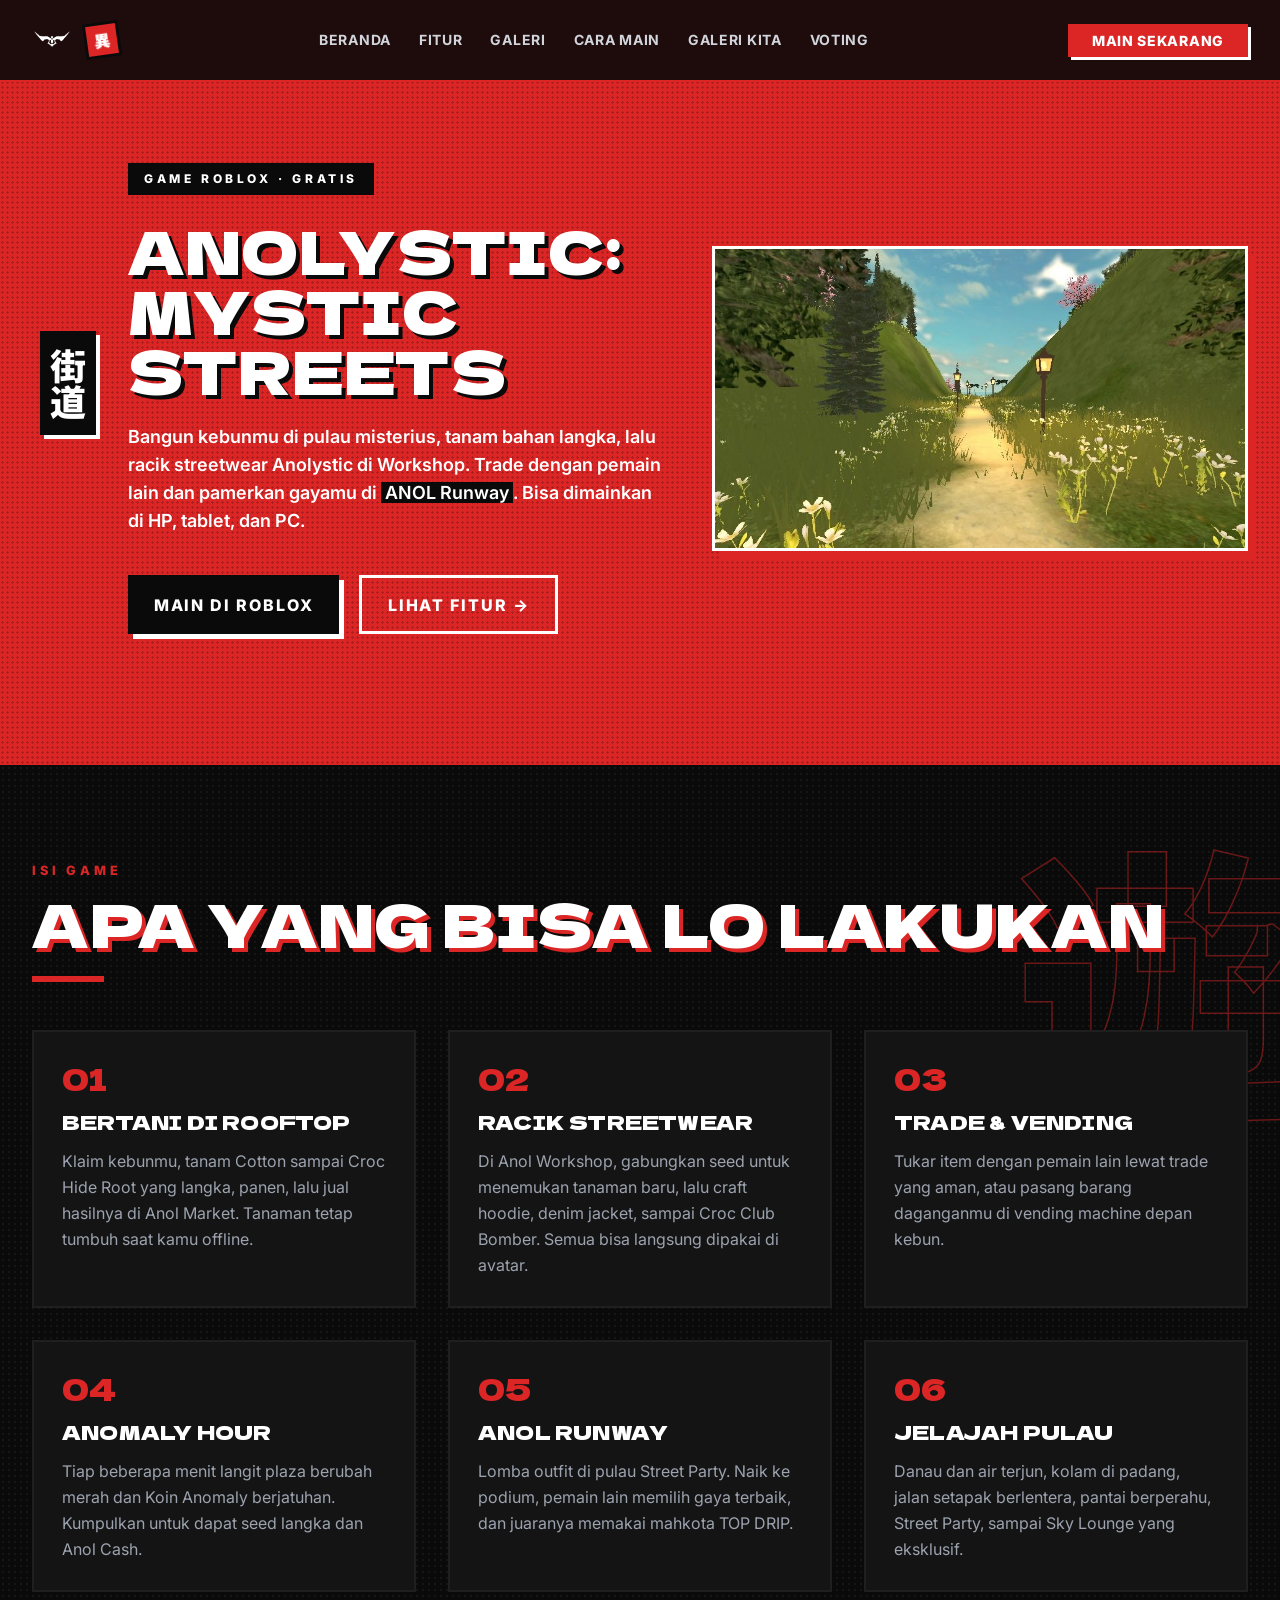
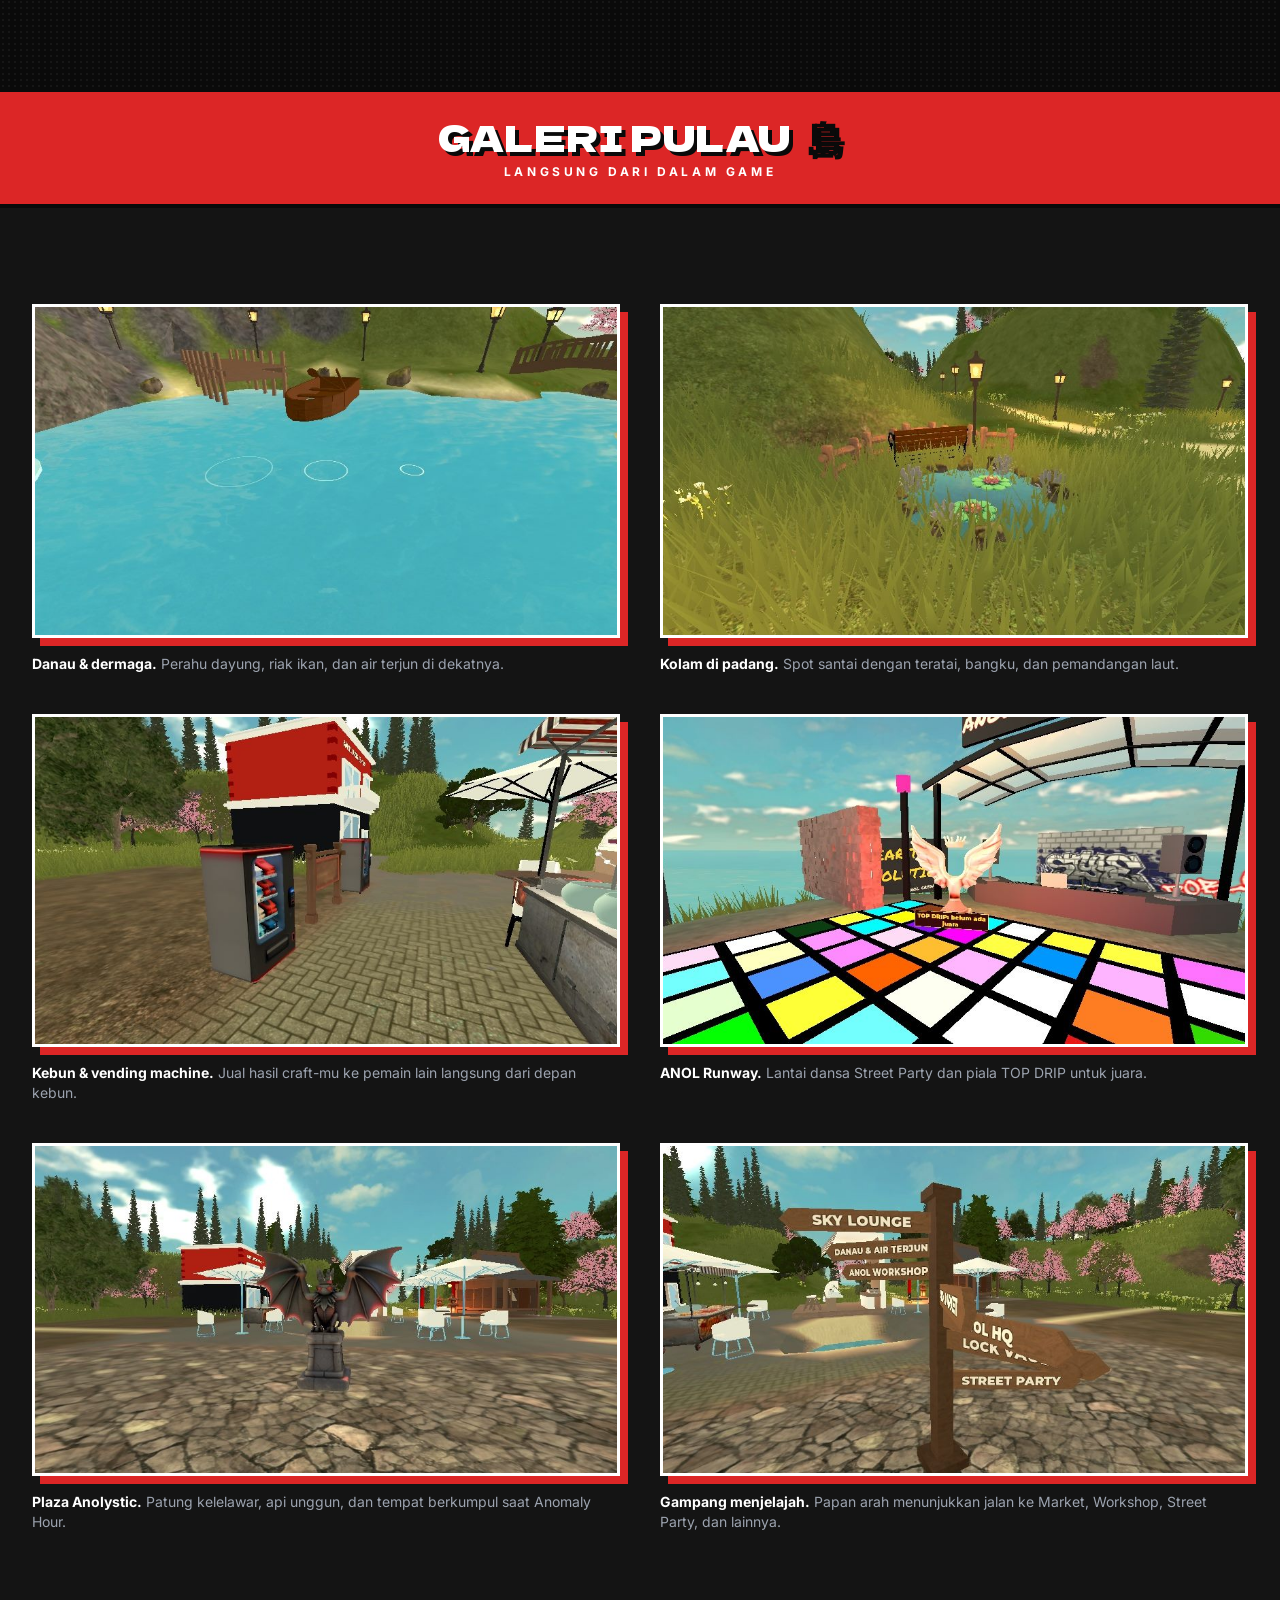
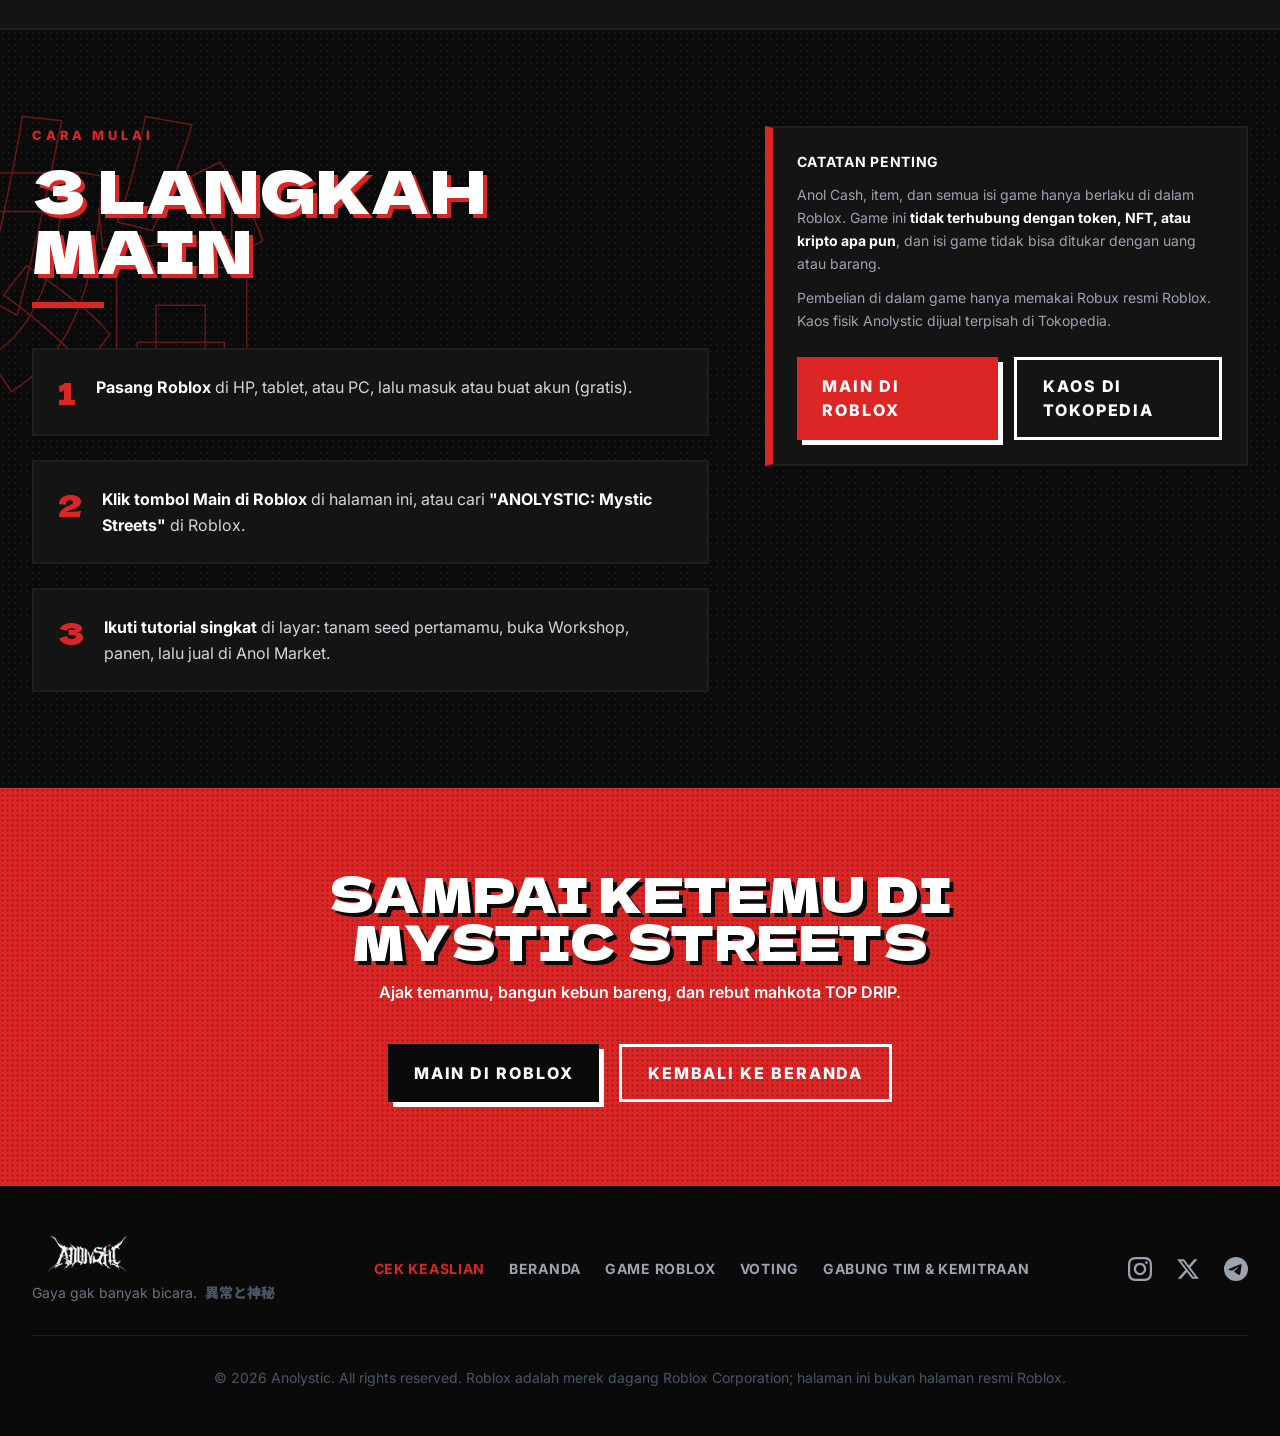
<file: mystic-streets.html>
<!DOCTYPE html>
<html lang="id">
<head>
    <meta charset="UTF-8">
    <meta name="viewport" content="width=device-width, initial-scale=1.0">
    <title>ANOLYSTIC: Mystic Streets | Game Roblox Anolystic</title>
    <meta name="description" content="Main ANOLYSTIC: Mystic Streets di Roblox. Bertani di pulau misterius, racik streetwear Anolystic, trade dengan pemain lain, dan pamerkan gayamu di Runway Show. Gratis di HP dan PC.">
    <link rel="canonical" href="https://anolystic.site/mystic-streets.html">
    <meta name="robots" content="index, follow">
    <!-- Favicon - semua ukuran agar Google & browser bisa baca -->
    <link rel="icon" type="image/png" sizes="32x32" href="/favicon.png">
    <link rel="icon" type="image/png" sizes="16x16" href="/favicon.png">
    <link rel="shortcut icon" href="/favicon.png" type="image/png">
    <link rel="apple-touch-icon" sizes="180x180" href="/favicon.png">
    <meta name="msapplication-TileImage" content="/favicon.png">
    <meta name="msapplication-TileColor" content="#0a0a0a">
    <meta name="theme-color" content="#0a0a0a">
    <meta property="og:type" content="website">
    <meta property="og:url" content="https://anolystic.site/mystic-streets.html">
    <meta property="og:title" content="ANOLYSTIC: Mystic Streets | Game Roblox Anolystic">
    <meta property="og:description" content="Bertani, racik streetwear, trade, dan pamerkan gayamu di pulau misterius Anolystic. Gratis di Roblox.">
    <meta property="og:image" content="https://anolystic.site/images/og-banner.jpg">
    <meta property="og:image:width" content="1200">
    <meta property="og:image:height" content="630">
    <meta name="twitter:card" content="summary_large_image">
    <meta name="twitter:image" content="https://anolystic.site/images/og-banner.jpg">

    <!-- Google Fonts: Inter (teks) + Dela Gothic One (judul poster) + Noto Sans JP (kanji) -->
    <link rel="preconnect" href="https://fonts.googleapis.com">
    <link rel="preconnect" href="https://fonts.gstatic.com" crossorigin>
    <link href="https://fonts.googleapis.com/css2?family=Dela+Gothic+One&family=Noto+Sans+JP:wght@900&family=Inter:wght@300;400;600;700;900&display=swap" rel="stylesheet">

    <style>
        * { scroll-behavior: smooth; }
        body { font-family: 'Inter', sans-serif; background-color: #0a0a0a; color: #ffffff; overflow-x: hidden; }
        ::-webkit-scrollbar { width: 8px; }
        ::-webkit-scrollbar-track { background: #0a0a0a; }
        ::-webkit-scrollbar-thumb { background: #dc2626; }

        /* ── Gaya poster (sama dengan halaman utama) ── */
        .jp { font-family: 'Noto Sans JP', sans-serif; font-weight: 900; }
        .font-display { font-family: 'Dela Gothic One', 'Inter', sans-serif; letter-spacing: 0.01em; }
        .poster-red { background-color: #dc2626; position: relative; }
        .grain::before {
            content: ""; position: absolute; inset: 0; pointer-events: none; z-index: 1;
            background-image: radial-gradient(rgba(10,10,10,0.22) 1px, transparent 1.3px);
            background-size: 5px 5px; mix-blend-mode: multiply;
        }
        .grain-dark::before {
            content: ""; position: absolute; inset: 0; pointer-events: none;
            background-image: radial-gradient(rgba(255,255,255,0.05) 1px, transparent 1.3px);
            background-size: 6px 6px;
        }
        .ink-shadow { text-shadow: 4px 4px 0 #0a0a0a; }
        .ink-shadow-red { text-shadow: 4px 4px 0 #dc2626; }
        .vertical { writing-mode: vertical-rl; text-orientation: upright; }
        .kanji-outline { color: transparent; -webkit-text-stroke: 1.5px rgba(220,38,38,0.45); }
        .hanko {
            display: inline-flex; align-items: center; justify-content: center;
            background: #dc2626; color: #fff; border: 3px solid #0a0a0a;
            font-family: 'Noto Sans JP', sans-serif; font-weight: 900; line-height: 1; transform: rotate(-8deg);
        }
        .eyebrow { color: #dc2626; font-weight: 800; letter-spacing: 0.3em; text-transform: uppercase; font-size: 0.8rem; }
        .red-bar { width: 72px; height: 6px; background: #dc2626; }

        .btn-ink, .btn-red, .btn-ghost {
            display: inline-flex; align-items: center; justify-content: center; gap: .5rem;
            font-weight: 800; text-transform: uppercase; letter-spacing: 0.12em;
            padding: .9rem 1.6rem; transition: transform .15s ease, box-shadow .15s ease, background .2s, color .2s;
        }
        .btn-ink { background: #0a0a0a; color: #fff; box-shadow: 5px 5px 0 #ffffff; }
        .btn-ink:hover { transform: translate(-2px,-2px); box-shadow: 7px 7px 0 #ffffff; }
        .btn-red { background: #dc2626; color: #fff; box-shadow: 5px 5px 0 #ffffff; }
        .btn-red:hover { background: #ef4444; transform: translate(-2px,-2px); box-shadow: 7px 7px 0 #ffffff; }
        .btn-ghost { border: 3px solid #fff; color: #fff; }
        .btn-ghost:hover { background: #fff; color: #0a0a0a; }

        .ink-card {
            background: #141414; border: 2px solid #1f1f1f;
            transition: transform .2s ease, box-shadow .2s ease, border-color .2s ease;
        }
        .ink-card:hover { transform: translate(-4px,-4px); box-shadow: 8px 8px 0 #dc2626; border-color: #dc2626; }

        /* Bingkai screenshot game */
        .shot { border: 3px solid #fff; background: #0a0a0a; box-shadow: 8px 8px 0 #dc2626; }
        .shot img { display: block; width: 100%; aspect-ratio: 16 / 9; object-fit: cover; }

        @keyframes fadeInUp { from { opacity: 0; transform: translateY(30px); } to { opacity: 1; transform: translateY(0); } }
        .animate-fade-in-up { animation: fadeInUp 0.8s ease-out forwards; }
        .animate-delay-100 { animation-delay: 0.1s; }
        .animate-delay-200 { animation-delay: 0.2s; }
        @media (prefers-reduced-motion: reduce) { * { scroll-behavior: auto; } }
    </style>
    <!-- CSS Tailwind yang sudah jadi, dimuat SETELAH <style> agar urutannya sama seperti Tailwind CDN dulu (lihat PANDUAN_WEBSITE.txt) -->
    <link rel="stylesheet" href="css/style.css">
</head>
<body>
    <!-- Navigation -->
    <nav class="fixed w-full z-50 bg-anol-black/90 backdrop-blur border-b-2 border-anol-red" id="navbar">
        <div class="max-w-7xl mx-auto px-4 sm:px-6 lg:px-8">
            <div class="flex justify-between items-center h-20">
                <a href="index.html" class="flex items-center gap-3 flex-shrink-0">
                    <img src="images/logo-simple.png" alt="Anolystic" class="h-8 md:h-10 w-auto">
                    <span class="hanko hidden sm:inline-flex w-9 h-9 text-base">異</span>
                </a>

                <div class="hidden lg:flex items-center space-x-7">
                    <a href="index.html" class="text-gray-300 hover:text-anol-red transition-colors text-sm font-bold uppercase tracking-wider">Beranda</a>
                    <a href="#fitur" class="text-gray-300 hover:text-anol-red transition-colors text-sm font-bold uppercase tracking-wider">Fitur</a>
                    <a href="#galeri" class="text-gray-300 hover:text-anol-red transition-colors text-sm font-bold uppercase tracking-wider">Galeri</a>
                    <a href="#mulai" class="text-gray-300 hover:text-anol-red transition-colors text-sm font-bold uppercase tracking-wider">Cara Main</a>
                    <a href="koleksi-nft.html" class="text-gray-300 hover:text-anol-red transition-colors text-sm font-bold uppercase tracking-wider">Galeri Kita</a>
                    <a href="voting.html" class="text-gray-300 hover:text-anol-red transition-colors text-sm font-bold uppercase tracking-wider">Voting</a>
                </div>

                <div class="hidden lg:block">
                    <a href="https://www.roblox.com/games/78678289771230" target="_blank" rel="noopener"
                       class="bg-anol-red hover:bg-anol-red-light text-white px-6 py-2 text-sm font-extrabold uppercase tracking-wider transition-all" style="box-shadow:3px 3px 0 #fff">
                        Main Sekarang
                    </a>
                </div>

                <div class="lg:hidden">
                    <button id="mobile-menu-btn" class="text-white hover:text-anol-red p-2" aria-label="Buka menu">
                        <svg class="w-7 h-7" fill="none" stroke="currentColor" viewBox="0 0 24 24"><path stroke-linecap="round" stroke-linejoin="round" stroke-width="2.5" d="M4 6h16M4 12h16M4 18h16"/></svg>
                    </button>
                </div>
            </div>
        </div>

        <div id="mobile-menu" class="hidden lg:hidden bg-anol-black border-t border-anol-gray">
            <div class="px-4 pt-2 pb-6 space-y-1 font-bold uppercase tracking-wider text-sm">
                <a href="index.html" class="block px-3 py-3 text-gray-300 hover:text-white hover:bg-anol-gray">Beranda</a>
                <a href="#fitur" class="block px-3 py-3 text-gray-300 hover:text-white hover:bg-anol-gray">Fitur Game</a>
                <a href="#galeri" class="block px-3 py-3 text-gray-300 hover:text-white hover:bg-anol-gray">Galeri</a>
                <a href="#mulai" class="block px-3 py-3 text-gray-300 hover:text-white hover:bg-anol-gray">Cara Main</a>
                <a href="koleksi-nft.html" class="block px-3 py-3 text-gray-300 hover:text-white hover:bg-anol-gray">Galeri Kita</a>
                <a href="voting.html" class="block px-3 py-3 text-gray-300 hover:text-white hover:bg-anol-gray">Voting Komunitas</a>
                <a href="https://www.roblox.com/games/78678289771230" target="_blank" rel="noopener" class="block px-3 py-3 text-anol-red">Main di Roblox →</a>
            </div>
        </div>
    </nav>

    <!-- ═══ HERO: poster merah ═══ -->
    <section class="poster-red grain relative overflow-hidden pt-32 pb-24 md:min-h-[85vh] flex items-center">
        <!-- Kanji vertikal: jalanan -->
        <div class="hidden md:block absolute left-6 lg:left-10 top-1/2 -translate-y-1/2 z-10 jp bg-anol-black text-white text-3xl lg:text-4xl px-2 py-4 vertical select-none" style="box-shadow: 4px 4px 0 #fff;" aria-hidden="true">街道</div>

        <div class="relative z-10 max-w-7xl mx-auto px-4 sm:px-6 lg:px-8 md:pl-28 lg:pl-32 w-full">
            <div class="flex flex-col lg:flex-row gap-12 items-center">
                <div class="lg:w-6/12 w-full animate-fade-in-up">
                    <p class="inline-block bg-anol-black text-white font-extrabold tracking-[0.3em] uppercase text-xs px-4 py-2 mb-6">Game Roblox · Gratis</p>
                    <h1 class="font-display text-white ink-shadow text-4xl sm:text-5xl md:text-6xl leading-tight">
                        ANOLYSTIC:<br>MYSTIC STREETS
                    </h1>
                    <p class="text-white font-semibold text-lg mt-6 mb-10 max-w-xl">
                        Bangun kebunmu di pulau misterius, tanam bahan langka, lalu racik streetwear Anolystic di Workshop.
                        Trade dengan pemain lain dan pamerkan gayamu di <span class="bg-anol-black px-1">ANOL Runway</span>.
                        Bisa dimainkan di HP, tablet, dan PC.
                    </p>
                    <div class="flex flex-col sm:flex-row gap-5">
                        <a href="https://www.roblox.com/games/78678289771230" target="_blank" rel="noopener" class="btn-ink">Main di Roblox</a>
                        <a href="#fitur" class="btn-ghost">Lihat Fitur →</a>
                    </div>
                </div>
                <div class="lg:w-6/12 w-full animate-fade-in-up animate-delay-100">
                    <div class="shot">
                        <img src="images/game-jalan-lentera.jpg" alt="Jalan setapak berlentera di antara bukit dan bunga liar di ANOLYSTIC: Mystic Streets">
                    </div>
                </div>
            </div>
        </div>
    </section>

    <!-- ═══ FITUR ═══ -->
    <section id="fitur" class="py-24 bg-anol-black grain-dark relative overflow-hidden">
        <div class="absolute -right-6 top-16 jp kanji-outline text-[12rem] md:text-[18rem] leading-none select-none pointer-events-none" aria-hidden="true">遊</div>
        <div class="max-w-7xl mx-auto px-4 sm:px-6 lg:px-8 relative z-10">
            <p class="eyebrow mb-3">Isi Game</p>
            <h2 class="font-display text-4xl md:text-6xl ink-shadow-red mb-6">APA YANG BISA LO LAKUKAN</h2>
            <div class="red-bar mb-12"></div>

            <div class="grid sm:grid-cols-2 lg:grid-cols-3 gap-8">
                <div class="ink-card p-7 animate-fade-in-up">
                    <p class="font-display text-anol-red text-3xl mb-3">01</p>
                    <h3 class="font-display text-xl mb-3">BERTANI DI ROOFTOP</h3>
                    <p class="text-gray-400 leading-relaxed">Klaim kebunmu, tanam Cotton sampai Croc Hide Root yang langka, panen, lalu jual hasilnya di Anol Market. Tanaman tetap tumbuh saat kamu offline.</p>
                </div>
                <div class="ink-card p-7 animate-fade-in-up animate-delay-100">
                    <p class="font-display text-anol-red text-3xl mb-3">02</p>
                    <h3 class="font-display text-xl mb-3">RACIK STREETWEAR</h3>
                    <p class="text-gray-400 leading-relaxed">Di Anol Workshop, gabungkan seed untuk menemukan tanaman baru, lalu craft hoodie, denim jacket, sampai Croc Club Bomber. Semua bisa langsung dipakai di avatar.</p>
                </div>
                <div class="ink-card p-7 animate-fade-in-up animate-delay-200">
                    <p class="font-display text-anol-red text-3xl mb-3">03</p>
                    <h3 class="font-display text-xl mb-3">TRADE &amp; VENDING</h3>
                    <p class="text-gray-400 leading-relaxed">Tukar item dengan pemain lain lewat trade yang aman, atau pasang barang daganganmu di vending machine depan kebun.</p>
                </div>
                <div class="ink-card p-7 animate-fade-in-up">
                    <p class="font-display text-anol-red text-3xl mb-3">04</p>
                    <h3 class="font-display text-xl mb-3">ANOMALY HOUR</h3>
                    <p class="text-gray-400 leading-relaxed">Tiap beberapa menit langit plaza berubah merah dan Koin Anomaly berjatuhan. Kumpulkan untuk dapat seed langka dan Anol Cash.</p>
                </div>
                <div class="ink-card p-7 animate-fade-in-up animate-delay-100">
                    <p class="font-display text-anol-red text-3xl mb-3">05</p>
                    <h3 class="font-display text-xl mb-3">ANOL RUNWAY</h3>
                    <p class="text-gray-400 leading-relaxed">Lomba outfit di pulau Street Party. Naik ke podium, pemain lain memilih gaya terbaik, dan juaranya memakai mahkota TOP DRIP.</p>
                </div>
                <div class="ink-card p-7 animate-fade-in-up animate-delay-200">
                    <p class="font-display text-anol-red text-3xl mb-3">06</p>
                    <h3 class="font-display text-xl mb-3">JELAJAH PULAU</h3>
                    <p class="text-gray-400 leading-relaxed">Danau dan air terjun, kolam di padang, jalan setapak berlentera, pantai berperahu, Street Party, sampai Sky Lounge yang eksklusif.</p>
                </div>
            </div>
        </div>
    </section>

    <!-- Pita pembatas: Galeri -->
    <div id="galeri" class="bg-anol-red border-y-4 border-anol-black py-6 text-center">
        <p class="font-display text-2xl md:text-4xl text-white ink-shadow">GALERI PULAU <span class="jp text-anol-black ml-2">島</span></p>
        <p class="text-white font-bold uppercase tracking-[0.3em] text-xs mt-2">Langsung dari dalam game</p>
    </div>

    <!-- ═══ GALERI ═══ -->
    <section class="py-24 bg-anol-dark relative overflow-hidden">
        <div class="max-w-7xl mx-auto px-4 sm:px-6 lg:px-8 relative z-10">
            <div class="grid md:grid-cols-2 gap-10">
                <figure class="animate-fade-in-up">
                    <div class="shot"><img src="images/game-danau.jpg" alt="Danau dengan dermaga dan perahu dayung" loading="lazy"></div>
                    <figcaption class="text-gray-400 text-sm mt-4"><span class="text-white font-bold">Danau &amp; dermaga.</span> Perahu dayung, riak ikan, dan air terjun di dekatnya.</figcaption>
                </figure>
                <figure class="animate-fade-in-up animate-delay-100">
                    <div class="shot"><img src="images/game-kolam.jpg" alt="Kolam kecil dengan teratai, bangku kayu, dan pagar di padang" loading="lazy"></div>
                    <figcaption class="text-gray-400 text-sm mt-4"><span class="text-white font-bold">Kolam di padang.</span> Spot santai dengan teratai, bangku, dan pemandangan laut.</figcaption>
                </figure>
                <figure class="animate-fade-in-up">
                    <div class="shot"><img src="images/game-kebun-vending.jpg" alt="Vending machine streetwear dan papan nama kebun" loading="lazy"></div>
                    <figcaption class="text-gray-400 text-sm mt-4"><span class="text-white font-bold">Kebun &amp; vending machine.</span> Jual hasil craft-mu ke pemain lain langsung dari depan kebun.</figcaption>
                </figure>
                <figure class="animate-fade-in-up animate-delay-100">
                    <div class="shot"><img src="images/game-runway.jpg" alt="Panggung ANOL Runway dengan piala TOP DRIP di pulau Street Party" loading="lazy"></div>
                    <figcaption class="text-gray-400 text-sm mt-4"><span class="text-white font-bold">ANOL Runway.</span> Lantai dansa Street Party dan piala TOP DRIP untuk juara.</figcaption>
                </figure>
                <figure class="animate-fade-in-up">
                    <div class="shot"><img src="images/game-patung.jpg" alt="Patung kelelawar Anolystic di plaza" loading="lazy"></div>
                    <figcaption class="text-gray-400 text-sm mt-4"><span class="text-white font-bold">Plaza Anolystic.</span> Patung kelelawar, api unggun, dan tempat berkumpul saat Anomaly Hour.</figcaption>
                </figure>
                <figure class="animate-fade-in-up animate-delay-100">
                    <div class="shot"><img src="images/game-papan-arah.jpg" alt="Papan penunjuk arah kayu di plaza" loading="lazy"></div>
                    <figcaption class="text-gray-400 text-sm mt-4"><span class="text-white font-bold">Gampang menjelajah.</span> Papan arah menunjukkan jalan ke Market, Workshop, Street Party, dan lainnya.</figcaption>
                </figure>
            </div>
        </div>
    </section>

    <!-- ═══ CARA MULAI ═══ -->
    <section id="mulai" class="py-24 bg-anol-black grain-dark relative overflow-hidden border-t-2 border-anol-gray">
        <div class="absolute -left-6 top-16 jp kanji-outline text-[12rem] md:text-[18rem] leading-none select-none pointer-events-none" aria-hidden="true">始</div>
        <div class="max-w-7xl mx-auto px-4 sm:px-6 lg:px-8 relative z-10">
            <div class="flex flex-col lg:flex-row gap-14 items-start">
                <div class="lg:w-7/12 w-full animate-fade-in-up">
                    <p class="eyebrow mb-3">Cara Mulai</p>
                    <h2 class="font-display text-4xl md:text-6xl ink-shadow-red mb-6">3 LANGKAH MAIN</h2>
                    <div class="red-bar mb-10"></div>
                    <div class="space-y-6">
                        <div class="ink-card p-6 flex gap-5 items-start">
                            <span class="font-display text-anol-red text-3xl">1</span>
                            <p class="text-gray-300 leading-relaxed"><span class="text-white font-bold">Pasang Roblox</span> di HP, tablet, atau PC, lalu masuk atau buat akun (gratis).</p>
                        </div>
                        <div class="ink-card p-6 flex gap-5 items-start">
                            <span class="font-display text-anol-red text-3xl">2</span>
                            <p class="text-gray-300 leading-relaxed"><span class="text-white font-bold">Klik tombol Main di Roblox</span> di halaman ini, atau cari <span class="text-white font-bold">"ANOLYSTIC: Mystic Streets"</span> di Roblox.</p>
                        </div>
                        <div class="ink-card p-6 flex gap-5 items-start">
                            <span class="font-display text-anol-red text-3xl">3</span>
                            <p class="text-gray-300 leading-relaxed"><span class="text-white font-bold">Ikuti tutorial singkat</span> di layar: tanam seed pertamamu, buka Workshop, panen, lalu jual di Anol Market.</p>
                        </div>
                    </div>
                </div>

                <div class="lg:w-5/12 w-full animate-fade-in-up animate-delay-100">
                    <div class="bg-anol-dark border-2 border-anol-gray border-l-8 border-l-anol-red p-6">
                        <p class="text-white text-sm font-bold uppercase tracking-wider mb-3">Catatan penting</p>
                        <p class="text-gray-400 text-sm leading-relaxed mb-3">
                            Anol Cash, item, dan semua isi game hanya berlaku di dalam Roblox. Game ini
                            <span class="text-white font-bold">tidak terhubung dengan token, NFT, atau kripto apa pun</span>,
                            dan isi game tidak bisa ditukar dengan uang atau barang.
                        </p>
                        <p class="text-gray-400 text-sm leading-relaxed mb-6">
                            Pembelian di dalam game hanya memakai Robux resmi Roblox. Kaos fisik Anolystic dijual terpisah di Tokopedia.
                        </p>
                        <div class="flex flex-col sm:flex-row gap-4">
                            <a href="https://www.roblox.com/games/78678289771230" target="_blank" rel="noopener" class="btn-red flex-1">Main di Roblox</a>
                            <a href="https://tk.tokopedia.com/ZSmwErNLP/" target="_blank" rel="noopener" class="btn-ghost flex-1">Kaos di Tokopedia</a>
                        </div>
                    </div>
                </div>
            </div>
        </div>
    </section>

    <!-- CTA penutup -->
    <section class="poster-red grain py-20 relative overflow-hidden">
        <div class="max-w-4xl mx-auto px-4 sm:px-6 lg:px-8 text-center relative z-10">
            <h2 class="font-display text-3xl md:text-5xl text-white ink-shadow mb-4">SAMPAI KETEMU DI MYSTIC STREETS</h2>
            <p class="text-white font-semibold mb-10">Ajak temanmu, bangun kebun bareng, dan rebut mahkota TOP DRIP.</p>
            <div class="flex flex-col sm:flex-row justify-center gap-5">
                <a href="https://www.roblox.com/games/78678289771230" target="_blank" rel="noopener" class="btn-ink">Main di Roblox</a>
                <a href="index.html" class="btn-ghost">Kembali ke Beranda</a>
            </div>
        </div>
    </section>

    <!-- Footer -->
    <footer class="bg-anol-black border-t-4 border-anol-red py-12">
        <div class="max-w-7xl mx-auto px-4 sm:px-6 lg:px-8">
            <div class="flex flex-col md:flex-row justify-between items-center gap-6">
                <div class="text-center md:text-left">
                    <img src="images/logo-full.png" alt="Anolystic" class="h-10 w-auto mx-auto md:mx-0">
                    <p class="text-gray-500 text-sm mt-2">Gaya gak banyak bicara. <span class="jp text-gray-600 ml-1">異常と神秘</span></p>
                </div>

                <div class="flex flex-wrap justify-center gap-x-6 gap-y-2 text-sm font-bold uppercase tracking-wider">
                    <a href="verifikasi.html" class="text-anol-red hover:text-white">Cek Keaslian</a>
                    <a href="index.html" class="text-gray-400 hover:text-white">Beranda</a>
                    <a href="mystic-streets.html" class="text-gray-400 hover:text-white">Game Roblox</a>
                    <a href="voting.html" class="text-gray-400 hover:text-white">Voting</a>
                    <a href="index.html#gabung" class="text-gray-400 hover:text-white">Gabung Tim & Kemitraan</a>
                </div>

                <div class="flex space-x-6">
                    <a href="https://instagram.com/Anolystic" target="_blank" rel="noopener" class="text-gray-400 hover:text-white transition-colors">
                        <span class="sr-only">Instagram</span>
                        <svg class="w-6 h-6" fill="currentColor" viewBox="0 0 24 24"><path d="M12 2.163c3.204 0 3.584.012 4.85.07 3.252.148 4.771 1.691 4.919 4.919.058 1.265.069 1.645.069 4.849 0 3.205-.012 3.584-.069 4.849-.149 3.225-1.664 4.771-4.919 4.919-1.266.058-1.644.07-4.85.07-3.204 0-3.584-.012-4.849-.07-3.26-.149-4.771-1.699-4.919-4.92-.058-1.265-.07-1.644-.07-4.849 0-3.204.013-3.583.07-4.849.149-3.227 1.664-4.771 4.919-4.919 1.266-.057 1.645-.069 4.849-.069zm0-2.163c-3.259 0-3.667.014-4.947.072-4.358.2-6.78 2.618-6.98 6.98-.059 1.281-.073 1.689-.073 4.948 0 3.259.014 3.668.072 4.948.2 4.358 2.618 6.78 6.98 6.98 1.281.058 1.689.072 4.948.072 3.259 0 3.668-.014 4.948-.072 4.354-.2 6.782-2.618 6.979-6.98.059-1.28.073-1.689.073-4.948 0-3.259-.014-3.667-.072-4.947-.196-4.354-2.617-6.78-6.979-6.98-1.281-.059-1.69-.073-4.949-.073zm0 5.838c-3.403 0-6.162 2.759-6.162 6.162s2.759 6.163 6.162 6.163 6.162-2.759 6.162-6.163c0-3.403-2.759-6.162-6.162-6.162zm0 10.162c-2.209 0-4-1.79-4-4 0-2.209 1.791-4 4-4s4 1.791 4 4c0 2.21-1.791 4-4 4zm6.406-11.845c-.796 0-1.441.645-1.441 1.44s.645 1.44 1.441 1.44c.795 0 1.439-.645 1.439-1.44s-.644-1.44-1.439-1.44z"/></svg>
                    </a>
                    <a href="https://x.com/anolystic" target="_blank" rel="noopener" class="text-gray-400 hover:text-white transition-colors">
                        <span class="sr-only">X</span>
                        <svg class="w-6 h-6" fill="currentColor" viewBox="0 0 24 24"><path d="M18.244 2.25h3.308l-7.227 8.26 8.502 11.24H16.17l-5.214-6.817L4.99 21.75H1.68l7.73-8.835L1.254 2.25H8.08l4.713 6.231zm-1.161 17.52h1.833L7.084 4.126H5.117z"/></svg>
                    </a>
                    <a href="https://t.me/+GgbXJt5Vchs3NWFI" target="_blank" rel="noopener" class="text-gray-400 hover:text-white transition-colors">
                        <span class="sr-only">Telegram</span>
                        <svg class="w-6 h-6" fill="currentColor" viewBox="0 0 24 24"><path d="M11.944 0A12 12 0 0 0 0 12a12 12 0 0 0 12 12 12 12 0 0 0 12-12A12 12 0 0 0 12 0a12 12 0 0 0-.056 0zm4.962 7.224c.1-.002.321.023.465.14a.506.506 0 0 1 .171.325c.016.093.036.306.02.472-.18 1.898-.962 6.502-1.36 8.627-.168.9-.499 1.201-.82 1.23-.696.065-1.225-.46-1.9-.902-1.056-.693-1.653-1.124-2.678-1.8-1.185-.78-.417-1.21.258-1.91.177-.184 3.247-2.977 3.307-3.23.007-.032.014-.15-.056-.212s-.174-.041-.249-.024c-.106.024-1.793 1.14-5.061 3.345-.48.33-.913.49-1.302.48-.428-.008-1.252-.241-1.865-.44-.752-.245-1.349-.374-1.297-.789.027-.216.325-.437.893-.663 3.498-1.524 5.83-2.529 6.998-3.014 3.332-1.386 4.025-1.627 4.476-1.635z"/></svg>
                    </a>
                </div>
            </div>
            <div class="mt-8 pt-8 border-t border-anol-gray text-center">
                <p class="text-gray-600 text-sm">© 2026 Anolystic. All rights reserved. Roblox adalah merek dagang Roblox Corporation; halaman ini bukan halaman resmi Roblox.</p>
            </div>
        </div>
    </footer>

    <script>
        // Menu mobile
        const mobileMenuBtn = document.getElementById('mobile-menu-btn');
        const mobileMenu = document.getElementById('mobile-menu');
        mobileMenuBtn.addEventListener('click', () => mobileMenu.classList.toggle('hidden'));
        mobileMenu.querySelectorAll('a').forEach(a => a.addEventListener('click', () => mobileMenu.classList.add('hidden')));

        // Animasi muncul saat discroll
        const observer = new IntersectionObserver((entries) => {
            entries.forEach(entry => {
                if (entry.isIntersecting) {
                    entry.target.style.opacity = '1';
                    entry.target.style.transform = 'translateY(0)';
                }
            });
        }, { threshold: 0.1, rootMargin: '0px 0px -50px 0px' });
        document.querySelectorAll('.animate-fade-in-up').forEach(el => {
            el.style.opacity = '0';
            el.style.transform = 'translateY(30px)';
            el.style.transition = 'opacity 0.8s ease-out, transform 0.8s ease-out';
            observer.observe(el);
        });
    </script>
</body>
</html>
</file>
<file: css/style.css>
*,:after,:before{--tw-border-spacing-x:0;--tw-border-spacing-y:0;--tw-translate-x:0;--tw-translate-y:0;--tw-rotate:0;--tw-skew-x:0;--tw-skew-y:0;--tw-scale-x:1;--tw-scale-y:1;--tw-pan-x: ;--tw-pan-y: ;--tw-pinch-zoom: ;--tw-scroll-snap-strictness:proximity;--tw-gradient-from-position: ;--tw-gradient-via-position: ;--tw-gradient-to-position: ;--tw-ordinal: ;--tw-slashed-zero: ;--tw-numeric-figure: ;--tw-numeric-spacing: ;--tw-numeric-fraction: ;--tw-ring-inset: ;--tw-ring-offset-width:0px;--tw-ring-offset-color:#fff;--tw-ring-color:rgba(59,130,246,.5);--tw-ring-offset-shadow:0 0 #0000;--tw-ring-shadow:0 0 #0000;--tw-shadow:0 0 #0000;--tw-shadow-colored:0 0 #0000;--tw-blur: ;--tw-brightness: ;--tw-contrast: ;--tw-grayscale: ;--tw-hue-rotate: ;--tw-invert: ;--tw-saturate: ;--tw-sepia: ;--tw-drop-shadow: ;--tw-backdrop-blur: ;--tw-backdrop-brightness: ;--tw-backdrop-contrast: ;--tw-backdrop-grayscale: ;--tw-backdrop-hue-rotate: ;--tw-backdrop-invert: ;--tw-backdrop-opacity: ;--tw-backdrop-saturate: ;--tw-backdrop-sepia: ;--tw-contain-size: ;--tw-contain-layout: ;--tw-contain-paint: ;--tw-contain-style: }::backdrop{--tw-border-spacing-x:0;--tw-border-spacing-y:0;--tw-translate-x:0;--tw-translate-y:0;--tw-rotate:0;--tw-skew-x:0;--tw-skew-y:0;--tw-scale-x:1;--tw-scale-y:1;--tw-pan-x: ;--tw-pan-y: ;--tw-pinch-zoom: ;--tw-scroll-snap-strictness:proximity;--tw-gradient-from-position: ;--tw-gradient-via-position: ;--tw-gradient-to-position: ;--tw-ordinal: ;--tw-slashed-zero: ;--tw-numeric-figure: ;--tw-numeric-spacing: ;--tw-numeric-fraction: ;--tw-ring-inset: ;--tw-ring-offset-width:0px;--tw-ring-offset-color:#fff;--tw-ring-color:rgba(59,130,246,.5);--tw-ring-offset-shadow:0 0 #0000;--tw-ring-shadow:0 0 #0000;--tw-shadow:0 0 #0000;--tw-shadow-colored:0 0 #0000;--tw-blur: ;--tw-brightness: ;--tw-contrast: ;--tw-grayscale: ;--tw-hue-rotate: ;--tw-invert: ;--tw-saturate: ;--tw-sepia: ;--tw-drop-shadow: ;--tw-backdrop-blur: ;--tw-backdrop-brightness: ;--tw-backdrop-contrast: ;--tw-backdrop-grayscale: ;--tw-backdrop-hue-rotate: ;--tw-backdrop-invert: ;--tw-backdrop-opacity: ;--tw-backdrop-saturate: ;--tw-backdrop-sepia: ;--tw-contain-size: ;--tw-contain-layout: ;--tw-contain-paint: ;--tw-contain-style: }/*! tailwindcss v3.4.17 | MIT License | https://tailwindcss.com*/*,:after,:before{box-sizing:border-box;border:0 solid #e5e7eb}:after,:before{--tw-content:""}:host,html{line-height:1.5;-webkit-text-size-adjust:100%;-moz-tab-size:4;-o-tab-size:4;tab-size:4;font-family:Inter,sans-serif;font-feature-settings:normal;font-variation-settings:normal;-webkit-tap-highlight-color:transparent}body{margin:0;line-height:inherit}hr{height:0;color:inherit;border-top-width:1px}abbr:where([title]){-webkit-text-decoration:underline dotted;text-decoration:underline dotted}h1,h2,h3,h4,h5,h6{font-size:inherit;font-weight:inherit}a{color:inherit;text-decoration:inherit}b,strong{font-weight:bolder}code,kbd,pre,samp{font-family:ui-monospace,SFMono-Regular,Menlo,Monaco,Consolas,Liberation Mono,Courier New,monospace;font-feature-settings:normal;font-variation-settings:normal;font-size:1em}small{font-size:80%}sub,sup{font-size:75%;line-height:0;position:relative;vertical-align:baseline}sub{bottom:-.25em}sup{top:-.5em}table{text-indent:0;border-color:inherit;border-collapse:collapse}button,input,optgroup,select,textarea{font-family:inherit;font-feature-settings:inherit;font-variation-settings:inherit;font-size:100%;font-weight:inherit;line-height:inherit;letter-spacing:inherit;color:inherit;margin:0;padding:0}button,select{text-transform:none}button,input:where([type=button]),input:where([type=reset]),input:where([type=submit]){-webkit-appearance:button;background-color:transparent;background-image:none}:-moz-focusring{outline:auto}:-moz-ui-invalid{box-shadow:none}progress{vertical-align:baseline}::-webkit-inner-spin-button,::-webkit-outer-spin-button{height:auto}[type=search]{-webkit-appearance:textfield;outline-offset:-2px}::-webkit-search-decoration{-webkit-appearance:none}::-webkit-file-upload-button{-webkit-appearance:button;font:inherit}summary{display:list-item}blockquote,dd,dl,figure,h1,h2,h3,h4,h5,h6,hr,p,pre{margin:0}fieldset{margin:0}fieldset,legend{padding:0}menu,ol,ul{list-style:none;margin:0;padding:0}dialog{padding:0}textarea{resize:vertical}input::-moz-placeholder,textarea::-moz-placeholder{opacity:1;color:#9ca3af}input::placeholder,textarea::placeholder{opacity:1;color:#9ca3af}[role=button],button{cursor:pointer}:disabled{cursor:default}audio,canvas,embed,iframe,img,object,svg,video{display:block;vertical-align:middle}img,video{max-width:100%;height:auto}[hidden]:where(:not([hidden=until-found])){display:none}.sr-only{position:absolute;width:1px;height:1px;padding:0;margin:-1px;overflow:hidden;clip:rect(0,0,0,0);white-space:nowrap;border-width:0}.pointer-events-none{pointer-events:none}.fixed{position:fixed}.absolute{position:absolute}.relative{position:relative}.-bottom-5{bottom:-1.25rem}.-left-6{left:-1.5rem}.-left-8{left:-2rem}.-left-\[18\%\]{left:-18%}.-right-10{right:-2.5rem}.-right-3{right:-.75rem}.-right-4{right:-1rem}.-right-5{right:-1.25rem}.-right-6{right:-1.5rem}.-right-8{right:-2rem}.-right-\[18\%\]{right:-18%}.-right-\[25\%\]{right:-25%}.-top-3{top:-.75rem}.-top-5{top:-1.25rem}.bottom-0{bottom:0}.bottom-\[-6\%\]{bottom:-6%}.left-0{left:0}.left-5{left:1.25rem}.left-6{left:1.5rem}.right-0{right:0}.right-6{right:1.5rem}.top-0{top:0}.top-1\/2{top:50%}.top-16{top:4rem}.top-24{top:6rem}.top-\[8\%\]{top:8%}.z-0{z-index:0}.z-10{z-index:10}.z-50{z-index:50}.mx-auto{margin-left:auto;margin-right:auto}.my-4{margin-top:1rem;margin-bottom:1rem}.mb-1{margin-bottom:.25rem}.mb-10{margin-bottom:2.5rem}.mb-12{margin-bottom:3rem}.mb-14{margin-bottom:3.5rem}.mb-16{margin-bottom:4rem}.mb-2{margin-bottom:.5rem}.mb-20{margin-bottom:5rem}.mb-24{margin-bottom:6rem}.mb-3{margin-bottom:.75rem}.mb-4{margin-bottom:1rem}.mb-5{margin-bottom:1.25rem}.mb-6{margin-bottom:1.5rem}.mb-8{margin-bottom:2rem}.ml-1{margin-left:.25rem}.ml-2{margin-left:.5rem}.ml-3{margin-left:.75rem}.mr-2{margin-right:.5rem}.mt-1{margin-top:.25rem}.mt-10{margin-top:2.5rem}.mt-14{margin-top:3.5rem}.mt-2{margin-top:.5rem}.mt-3{margin-top:.75rem}.mt-4{margin-top:1rem}.mt-5{margin-top:1.25rem}.mt-6{margin-top:1.5rem}.mt-8{margin-top:2rem}.block{display:block}.inline-block{display:inline-block}.flex{display:flex}.grid{display:grid}.hidden{display:none}.aspect-\[4\/5\]{aspect-ratio:4/5}.aspect-square{aspect-ratio:1/1}.h-10{height:2.5rem}.h-12{height:3rem}.h-14{height:3.5rem}.h-16{height:4rem}.h-2{height:.5rem}.h-20{height:5rem}.h-6{height:1.5rem}.h-7{height:1.75rem}.h-8{height:2rem}.h-9{height:2.25rem}.h-auto{height:auto}.h-full{height:100%}.min-h-screen{min-height:100vh}.w-12{width:3rem}.w-14{width:3.5rem}.w-16{width:4rem}.w-20{width:5rem}.w-6{width:1.5rem}.w-7{width:1.75rem}.w-8{width:2rem}.w-9{width:2.25rem}.w-\[110vw\]{width:110vw}.w-\[70vw\]{width:70vw}.w-auto{width:auto}.w-full{width:100%}.max-w-2xl{max-width:42rem}.max-w-3xl{max-width:48rem}.max-w-4xl{max-width:56rem}.max-w-5xl{max-width:64rem}.max-w-6xl{max-width:72rem}.max-w-7xl{max-width:80rem}.max-w-\[640px\]{max-width:640px}.max-w-\[820px\]{max-width:820px}.max-w-md{max-width:28rem}.max-w-sm{max-width:24rem}.max-w-xl{max-width:36rem}.max-w-xs{max-width:20rem}.flex-1{flex:1 1 0%}.flex-shrink-0{flex-shrink:0}.-translate-y-1\/2{--tw-translate-y:-50%}.-rotate-6,.-translate-y-1\/2{transform:translate(var(--tw-translate-x),var(--tw-translate-y)) rotate(var(--tw-rotate)) skewX(var(--tw-skew-x)) skewY(var(--tw-skew-y)) scaleX(var(--tw-scale-x)) scaleY(var(--tw-scale-y))}.-rotate-6{--tw-rotate:-6deg}.rotate-6{--tw-rotate:6deg}.rotate-6,.transform{transform:translate(var(--tw-translate-x),var(--tw-translate-y)) rotate(var(--tw-rotate)) skewX(var(--tw-skew-x)) skewY(var(--tw-skew-y)) scaleX(var(--tw-scale-x)) scaleY(var(--tw-scale-y))}.cursor-pointer{cursor:pointer}.select-none{-webkit-user-select:none;-moz-user-select:none;user-select:none}.grid-cols-1{grid-template-columns:repeat(1,minmax(0,1fr))}.grid-cols-2{grid-template-columns:repeat(2,minmax(0,1fr))}.grid-cols-3{grid-template-columns:repeat(3,minmax(0,1fr))}.flex-col{flex-direction:column}.flex-wrap{flex-wrap:wrap}.items-start{align-items:flex-start}.items-center{align-items:center}.justify-center{justify-content:center}.justify-between{justify-content:space-between}.gap-10{gap:2.5rem}.gap-12{gap:3rem}.gap-14{gap:3.5rem}.gap-3{gap:.75rem}.gap-4{gap:1rem}.gap-5{gap:1.25rem}.gap-6{gap:1.5rem}.gap-8{gap:2rem}.gap-x-6{-moz-column-gap:1.5rem;column-gap:1.5rem}.gap-y-2{row-gap:.5rem}.space-x-4>:not([hidden])~:not([hidden]){--tw-space-x-reverse:0;margin-right:calc(1rem*var(--tw-space-x-reverse));margin-left:calc(1rem*(1 - var(--tw-space-x-reverse)))}.space-x-6>:not([hidden])~:not([hidden]){--tw-space-x-reverse:0;margin-right:calc(1.5rem*var(--tw-space-x-reverse));margin-left:calc(1.5rem*(1 - var(--tw-space-x-reverse)))}.space-x-7>:not([hidden])~:not([hidden]){--tw-space-x-reverse:0;margin-right:calc(1.75rem*var(--tw-space-x-reverse));margin-left:calc(1.75rem*(1 - var(--tw-space-x-reverse)))}.space-y-1>:not([hidden])~:not([hidden]){--tw-space-y-reverse:0;margin-top:calc(.25rem*(1 - var(--tw-space-y-reverse)));margin-bottom:calc(.25rem*var(--tw-space-y-reverse))}.space-y-3>:not([hidden])~:not([hidden]){--tw-space-y-reverse:0;margin-top:calc(.75rem*(1 - var(--tw-space-y-reverse)));margin-bottom:calc(.75rem*var(--tw-space-y-reverse))}.space-y-4>:not([hidden])~:not([hidden]){--tw-space-y-reverse:0;margin-top:calc(1rem*(1 - var(--tw-space-y-reverse)));margin-bottom:calc(1rem*var(--tw-space-y-reverse))}.space-y-5>:not([hidden])~:not([hidden]){--tw-space-y-reverse:0;margin-top:calc(1.25rem*(1 - var(--tw-space-y-reverse)));margin-bottom:calc(1.25rem*var(--tw-space-y-reverse))}.space-y-6>:not([hidden])~:not([hidden]){--tw-space-y-reverse:0;margin-top:calc(1.5rem*(1 - var(--tw-space-y-reverse)));margin-bottom:calc(1.5rem*var(--tw-space-y-reverse))}.space-y-8>:not([hidden])~:not([hidden]){--tw-space-y-reverse:0;margin-top:calc(2rem*(1 - var(--tw-space-y-reverse)));margin-bottom:calc(2rem*var(--tw-space-y-reverse))}.overflow-hidden{overflow:hidden}.whitespace-nowrap{white-space:nowrap}.whitespace-pre-line{white-space:pre-line}.break-all{word-break:break-all}.rounded-full{border-radius:9999px}.border{border-width:1px}.border-2{border-width:2px}.border-4{border-width:4px}.border-y-2{border-top-width:2px;border-bottom-width:2px}.border-y-4{border-top-width:4px;border-bottom-width:4px}.border-b-2{border-bottom-width:2px}.border-l-8{border-left-width:8px}.border-t{border-top-width:1px}.border-t-2{border-top-width:2px}.border-t-4{border-top-width:4px}.border-t-8{border-top-width:8px}.border-dashed{border-style:dashed}.\!border-anol-black{--tw-border-opacity:1!important;border-color:rgb(10 10 10/var(--tw-border-opacity,1))!important}.border-anol-black{--tw-border-opacity:1;border-color:rgb(10 10 10/var(--tw-border-opacity,1))}.border-anol-gray{--tw-border-opacity:1;border-color:rgb(31 31 31/var(--tw-border-opacity,1))}.border-anol-red{--tw-border-opacity:1;border-color:rgb(220 38 38/var(--tw-border-opacity,1))}.border-gray-600{--tw-border-opacity:1;border-color:rgb(75 85 99/var(--tw-border-opacity,1))}.border-gray-700{--tw-border-opacity:1;border-color:rgb(55 65 81/var(--tw-border-opacity,1))}.border-green-400{--tw-border-opacity:1;border-color:rgb(74 222 128/var(--tw-border-opacity,1))}.border-white{--tw-border-opacity:1;border-color:rgb(255 255 255/var(--tw-border-opacity,1))}.border-l-anol-red{--tw-border-opacity:1;border-left-color:rgb(220 38 38/var(--tw-border-opacity,1))}.border-l-white{--tw-border-opacity:1;border-left-color:rgb(255 255 255/var(--tw-border-opacity,1))}.border-t-anol-red{--tw-border-opacity:1;border-top-color:rgb(220 38 38/var(--tw-border-opacity,1))}.border-t-white{--tw-border-opacity:1;border-top-color:rgb(255 255 255/var(--tw-border-opacity,1))}.\!bg-anol-black{--tw-bg-opacity:1!important;background-color:rgb(10 10 10/var(--tw-bg-opacity,1))!important}.bg-anol-black{--tw-bg-opacity:1;background-color:rgb(10 10 10/var(--tw-bg-opacity,1))}.bg-anol-black\/90{background-color:hsla(0,0%,4%,.9)}.bg-anol-dark{--tw-bg-opacity:1;background-color:rgb(20 20 20/var(--tw-bg-opacity,1))}.bg-anol-gray{--tw-bg-opacity:1;background-color:rgb(31 31 31/var(--tw-bg-opacity,1))}.bg-anol-red{--tw-bg-opacity:1;background-color:rgb(220 38 38/var(--tw-bg-opacity,1))}.bg-blue-500{--tw-bg-opacity:1;background-color:rgb(59 130 246/var(--tw-bg-opacity,1))}.bg-green-600{--tw-bg-opacity:1;background-color:rgb(22 163 74/var(--tw-bg-opacity,1))}.bg-green-700{--tw-bg-opacity:1;background-color:rgb(21 128 61/var(--tw-bg-opacity,1))}.bg-white{--tw-bg-opacity:1;background-color:rgb(255 255 255/var(--tw-bg-opacity,1))}.bg-gradient-to-br{background-image:linear-gradient(to bottom right,var(--tw-gradient-stops))}.from-purple-500{--tw-gradient-from:#a855f7 var(--tw-gradient-from-position);--tw-gradient-to:rgba(168,85,247,0) var(--tw-gradient-to-position);--tw-gradient-stops:var(--tw-gradient-from),var(--tw-gradient-to)}.from-purple-600{--tw-gradient-from:#9333ea var(--tw-gradient-from-position);--tw-gradient-to:rgba(147,51,234,0) var(--tw-gradient-to-position);--tw-gradient-stops:var(--tw-gradient-from),var(--tw-gradient-to)}.to-pink-500{--tw-gradient-to:#ec4899 var(--tw-gradient-to-position)}.object-contain{-o-object-fit:contain;object-fit:contain}.object-cover{-o-object-fit:cover;object-fit:cover}.object-top{-o-object-position:top;object-position:top}.p-2{padding:.5rem}.p-4{padding:1rem}.p-5{padding:1.25rem}.p-6{padding:1.5rem}.p-7{padding:1.75rem}.p-8{padding:2rem}.px-1{padding-left:.25rem;padding-right:.25rem}.px-2{padding-left:.5rem;padding-right:.5rem}.px-3{padding-left:.75rem;padding-right:.75rem}.px-4{padding-left:1rem;padding-right:1rem}.px-5{padding-left:1.25rem;padding-right:1.25rem}.px-6{padding-left:1.5rem;padding-right:1.5rem}.px-8{padding-left:2rem;padding-right:2rem}.py-1{padding-top:.25rem;padding-bottom:.25rem}.py-10{padding-top:2.5rem;padding-bottom:2.5rem}.py-12{padding-top:3rem;padding-bottom:3rem}.py-16{padding-top:4rem;padding-bottom:4rem}.py-2{padding-top:.5rem;padding-bottom:.5rem}.py-20{padding-top:5rem;padding-bottom:5rem}.py-24{padding-top:6rem;padding-bottom:6rem}.py-3{padding-top:.75rem;padding-bottom:.75rem}.py-4{padding-top:1rem;padding-bottom:1rem}.py-6{padding-top:1.5rem;padding-bottom:1.5rem}.pb-20{padding-bottom:5rem}.pb-24{padding-bottom:6rem}.pb-6{padding-bottom:1.5rem}.pt-2{padding-top:.5rem}.pt-20{padding-top:5rem}.pt-32{padding-top:8rem}.pt-4{padding-top:1rem}.pt-8{padding-top:2rem}.text-left{text-align:left}.text-center{text-align:center}.font-display{font-family:Dela Gothic One,Inter,sans-serif}.font-mono{font-family:ui-monospace,SFMono-Regular,Menlo,Monaco,Consolas,Liberation Mono,Courier New,monospace}.\!text-xs{font-size:.75rem!important;line-height:1rem!important}.text-2xl{font-size:1.5rem;line-height:2rem}.text-3xl{font-size:1.875rem;line-height:2.25rem}.text-4xl{font-size:2.25rem;line-height:2.5rem}.text-5xl{font-size:3rem;line-height:1}.text-6xl{font-size:3.75rem;line-height:1}.text-\[10px\]{font-size:10px}.text-\[12rem\]{font-size:12rem}.text-\[14rem\]{font-size:14rem}.text-\[16rem\]{font-size:16rem}.text-base{font-size:1rem;line-height:1.5rem}.text-lg{font-size:1.125rem;line-height:1.75rem}.text-sm{font-size:.875rem;line-height:1.25rem}.text-xl{font-size:1.25rem;line-height:1.75rem}.text-xs{font-size:.75rem;line-height:1rem}.font-bold{font-weight:700}.font-extrabold{font-weight:800}.font-medium{font-weight:500}.font-semibold{font-weight:600}.uppercase{text-transform:uppercase}.leading-none{line-height:1}.leading-relaxed{line-height:1.625}.leading-snug{line-height:1.375}.leading-tight{line-height:1.25}.\!tracking-\[0\.2em\]{letter-spacing:.2em!important}.tracking-\[0\.2em\]{letter-spacing:.2em}.tracking-\[0\.3em\]{letter-spacing:.3em}.tracking-\[0\.4em\]{letter-spacing:.4em}.tracking-normal{letter-spacing:0}.tracking-wider{letter-spacing:.05em}.text-anol-black{--tw-text-opacity:1;color:rgb(10 10 10/var(--tw-text-opacity,1))}.text-anol-red{--tw-text-opacity:1;color:rgb(220 38 38/var(--tw-text-opacity,1))}.text-anol-red-light{--tw-text-opacity:1;color:rgb(239 68 68/var(--tw-text-opacity,1))}.text-blue-100{--tw-text-opacity:1;color:rgb(219 234 254/var(--tw-text-opacity,1))}.text-gray-300{--tw-text-opacity:1;color:rgb(209 213 219/var(--tw-text-opacity,1))}.text-gray-400{--tw-text-opacity:1;color:rgb(156 163 175/var(--tw-text-opacity,1))}.text-gray-500{--tw-text-opacity:1;color:rgb(107 114 128/var(--tw-text-opacity,1))}.text-gray-600{--tw-text-opacity:1;color:rgb(75 85 99/var(--tw-text-opacity,1))}.text-gray-700{--tw-text-opacity:1;color:rgb(55 65 81/var(--tw-text-opacity,1))}.text-green-100{--tw-text-opacity:1;color:rgb(220 252 231/var(--tw-text-opacity,1))}.text-green-400{--tw-text-opacity:1;color:rgb(74 222 128/var(--tw-text-opacity,1))}.text-white{--tw-text-opacity:1;color:rgb(255 255 255/var(--tw-text-opacity,1))}.text-white\/80{color:hsla(0,0%,100%,.8)}.text-white\/90{color:hsla(0,0%,100%,.9)}.underline{text-decoration-line:underline}.opacity-50{opacity:.5}.opacity-\[0\.12\]{opacity:.12}.outline{outline-style:solid}.drop-shadow{--tw-drop-shadow:drop-shadow(0 1px 2px rgba(0,0,0,.1)) drop-shadow(0 1px 1px rgba(0,0,0,.06))}.drop-shadow,.filter{filter:var(--tw-blur) var(--tw-brightness) var(--tw-contrast) var(--tw-grayscale) var(--tw-hue-rotate) var(--tw-invert) var(--tw-saturate) var(--tw-sepia) var(--tw-drop-shadow)}.backdrop-blur{--tw-backdrop-blur:blur(8px);-webkit-backdrop-filter:var(--tw-backdrop-blur) var(--tw-backdrop-brightness) var(--tw-backdrop-contrast) var(--tw-backdrop-grayscale) var(--tw-backdrop-hue-rotate) var(--tw-backdrop-invert) var(--tw-backdrop-opacity) var(--tw-backdrop-saturate) var(--tw-backdrop-sepia);backdrop-filter:var(--tw-backdrop-blur) var(--tw-backdrop-brightness) var(--tw-backdrop-contrast) var(--tw-backdrop-grayscale) var(--tw-backdrop-hue-rotate) var(--tw-backdrop-invert) var(--tw-backdrop-opacity) var(--tw-backdrop-saturate) var(--tw-backdrop-sepia)}.transition{transition-property:color,background-color,border-color,text-decoration-color,fill,stroke,opacity,box-shadow,transform,filter,-webkit-backdrop-filter;transition-property:color,background-color,border-color,text-decoration-color,fill,stroke,opacity,box-shadow,transform,filter,backdrop-filter;transition-property:color,background-color,border-color,text-decoration-color,fill,stroke,opacity,box-shadow,transform,filter,backdrop-filter,-webkit-backdrop-filter;transition-timing-function:cubic-bezier(.4,0,.2,1);transition-duration:.15s}.transition-all{transition-property:all;transition-timing-function:cubic-bezier(.4,0,.2,1);transition-duration:.15s}.transition-colors{transition-property:color,background-color,border-color,text-decoration-color,fill,stroke;transition-timing-function:cubic-bezier(.4,0,.2,1);transition-duration:.15s}.transition-opacity{transition-property:opacity;transition-timing-function:cubic-bezier(.4,0,.2,1);transition-duration:.15s}.transition-transform{transition-property:transform;transition-timing-function:cubic-bezier(.4,0,.2,1);transition-duration:.15s}.duration-300{transition-duration:.3s}.duration-500{transition-duration:.5s}.ease-out{transition-timing-function:cubic-bezier(0,0,.2,1)}.open\:border-anol-red[open]{--tw-border-opacity:1;border-color:rgb(220 38 38/var(--tw-border-opacity,1))}.hover\:-translate-y-1:hover{--tw-translate-y:-0.25rem;transform:translate(var(--tw-translate-x),var(--tw-translate-y)) rotate(var(--tw-rotate)) skewX(var(--tw-skew-x)) skewY(var(--tw-skew-y)) scaleX(var(--tw-scale-x)) scaleY(var(--tw-scale-y))}.hover\:border-white:hover{--tw-border-opacity:1;border-color:rgb(255 255 255/var(--tw-border-opacity,1))}.hover\:bg-anol-gray:hover{--tw-bg-opacity:1;background-color:rgb(31 31 31/var(--tw-bg-opacity,1))}.hover\:bg-anol-red:hover{--tw-bg-opacity:1;background-color:rgb(220 38 38/var(--tw-bg-opacity,1))}.hover\:bg-anol-red-light:hover{--tw-bg-opacity:1;background-color:rgb(239 68 68/var(--tw-bg-opacity,1))}.hover\:bg-blue-600:hover{--tw-bg-opacity:1;background-color:rgb(37 99 235/var(--tw-bg-opacity,1))}.hover\:bg-green-500:hover{--tw-bg-opacity:1;background-color:rgb(34 197 94/var(--tw-bg-opacity,1))}.hover\:bg-white:hover{--tw-bg-opacity:1;background-color:rgb(255 255 255/var(--tw-bg-opacity,1))}.hover\:text-anol-black:hover{--tw-text-opacity:1;color:rgb(10 10 10/var(--tw-text-opacity,1))}.hover\:text-anol-red:hover{--tw-text-opacity:1;color:rgb(220 38 38/var(--tw-text-opacity,1))}.hover\:text-white:hover{--tw-text-opacity:1;color:rgb(255 255 255/var(--tw-text-opacity,1))}.hover\:opacity-90:hover{opacity:.9}.group:hover .group-hover\:scale-105{--tw-scale-x:1.05;--tw-scale-y:1.05}.group:hover .group-hover\:scale-105,.group:hover .group-hover\:scale-110{transform:translate(var(--tw-translate-x),var(--tw-translate-y)) rotate(var(--tw-rotate)) skewX(var(--tw-skew-x)) skewY(var(--tw-skew-y)) scaleX(var(--tw-scale-x)) scaleY(var(--tw-scale-y))}.group:hover .group-hover\:scale-110{--tw-scale-x:1.1;--tw-scale-y:1.1}@media (min-width:640px){.sm\:-left-\[10\%\]{left:-10%}.sm\:-right-\[10\%\]{right:-10%}.sm\:inline{display:inline}.sm\:inline-flex{display:inline-flex}.sm\:hidden{display:none}.sm\:w-\[48vw\]{width:48vw}.sm\:w-auto{width:auto}.sm\:w-max{width:-moz-max-content;width:max-content}.sm\:flex-none{flex:none}.sm\:grid-cols-2{grid-template-columns:repeat(2,minmax(0,1fr))}.sm\:grid-cols-3{grid-template-columns:repeat(3,minmax(0,1fr))}.sm\:flex-row{flex-direction:row}.sm\:items-center{align-items:center}.sm\:px-6{padding-left:1.5rem;padding-right:1.5rem}.sm\:text-5xl{font-size:3rem;line-height:1}.sm\:text-6xl{font-size:3.75rem;line-height:1}}@media (min-width:768px){.md\:-right-5{right:-1.25rem}.md\:-right-\[8\%\]{right:-8%}.md\:col-span-2{grid-column:span 2/span 2}.md\:col-span-3{grid-column:span 3/span 3}.md\:mx-0{margin-left:0;margin-right:0}.md\:block{display:block}.md\:h-10{height:2.5rem}.md\:h-16{height:4rem}.md\:min-h-\[80vh\]{min-height:80vh}.md\:min-h-\[85vh\]{min-height:85vh}.md\:w-\[62vw\]{width:62vw}.md\:max-w-2xl{max-width:42rem}.md\:grid-cols-2{grid-template-columns:repeat(2,minmax(0,1fr))}.md\:grid-cols-3{grid-template-columns:repeat(3,minmax(0,1fr))}.md\:grid-cols-4{grid-template-columns:repeat(4,minmax(0,1fr))}.md\:grid-cols-5{grid-template-columns:repeat(5,minmax(0,1fr))}.md\:flex-row{flex-direction:row}.md\:items-end{align-items:flex-end}.md\:items-center{align-items:center}.md\:justify-between{justify-content:space-between}.md\:p-10{padding:2.5rem}.md\:p-12{padding:3rem}.md\:p-6{padding:1.5rem}.md\:p-8{padding:2rem}.md\:px-6{padding-left:1.5rem;padding-right:1.5rem}.md\:pl-28{padding-left:7rem}.md\:text-left{text-align:left}.md\:text-2xl{font-size:1.5rem;line-height:2rem}.md\:text-3xl{font-size:1.875rem;line-height:2.25rem}.md\:text-4xl{font-size:2.25rem;line-height:2.5rem}.md\:text-5xl{font-size:3rem;line-height:1}.md\:text-6xl{font-size:3.75rem;line-height:1}.md\:text-7xl{font-size:4.5rem;line-height:1}.md\:text-\[18rem\]{font-size:18rem}.md\:text-\[20rem\]{font-size:20rem}.md\:text-\[22rem\]{font-size:22rem}.md\:text-\[24rem\]{font-size:24rem}.md\:text-base{font-size:1rem;line-height:1.5rem}.md\:text-lg{font-size:1.125rem;line-height:1.75rem}.md\:text-xl{font-size:1.25rem;line-height:1.75rem}.md\:opacity-100{opacity:1}}@media (min-width:1024px){.lg\:sticky{position:sticky}.lg\:left-10{left:2.5rem}.lg\:right-10{right:2.5rem}.lg\:top-28{top:7rem}.lg\:col-span-2{grid-column:span 2/span 2}.lg\:col-span-3{grid-column:span 3/span 3}.lg\:block{display:block}.lg\:flex{display:flex}.lg\:hidden{display:none}.lg\:w-5\/12{width:41.666667%}.lg\:w-6\/12{width:50%}.lg\:w-7\/12{width:58.333333%}.lg\:w-\[38vw\]{width:38vw}.lg\:max-w-3xl{max-width:48rem}.lg\:grid-cols-2{grid-template-columns:repeat(2,minmax(0,1fr))}.lg\:grid-cols-3{grid-template-columns:repeat(3,minmax(0,1fr))}.lg\:grid-cols-4{grid-template-columns:repeat(4,minmax(0,1fr))}.lg\:grid-cols-5{grid-template-columns:repeat(5,minmax(0,1fr))}.lg\:flex-row{flex-direction:row}.lg\:flex-row-reverse{flex-direction:row-reverse}.lg\:px-8{padding-left:2rem;padding-right:2rem}.lg\:pl-32{padding-left:8rem}.lg\:text-4xl{font-size:2.25rem;line-height:2.5rem}}@media (min-width:1280px){.xl\:space-x-7>:not([hidden])~:not([hidden]){--tw-space-x-reverse:0;margin-right:calc(1.75rem*var(--tw-space-x-reverse));margin-left:calc(1.75rem*(1 - var(--tw-space-x-reverse)))}.xl\:text-7xl{font-size:4.5rem;line-height:1}}
</file>
